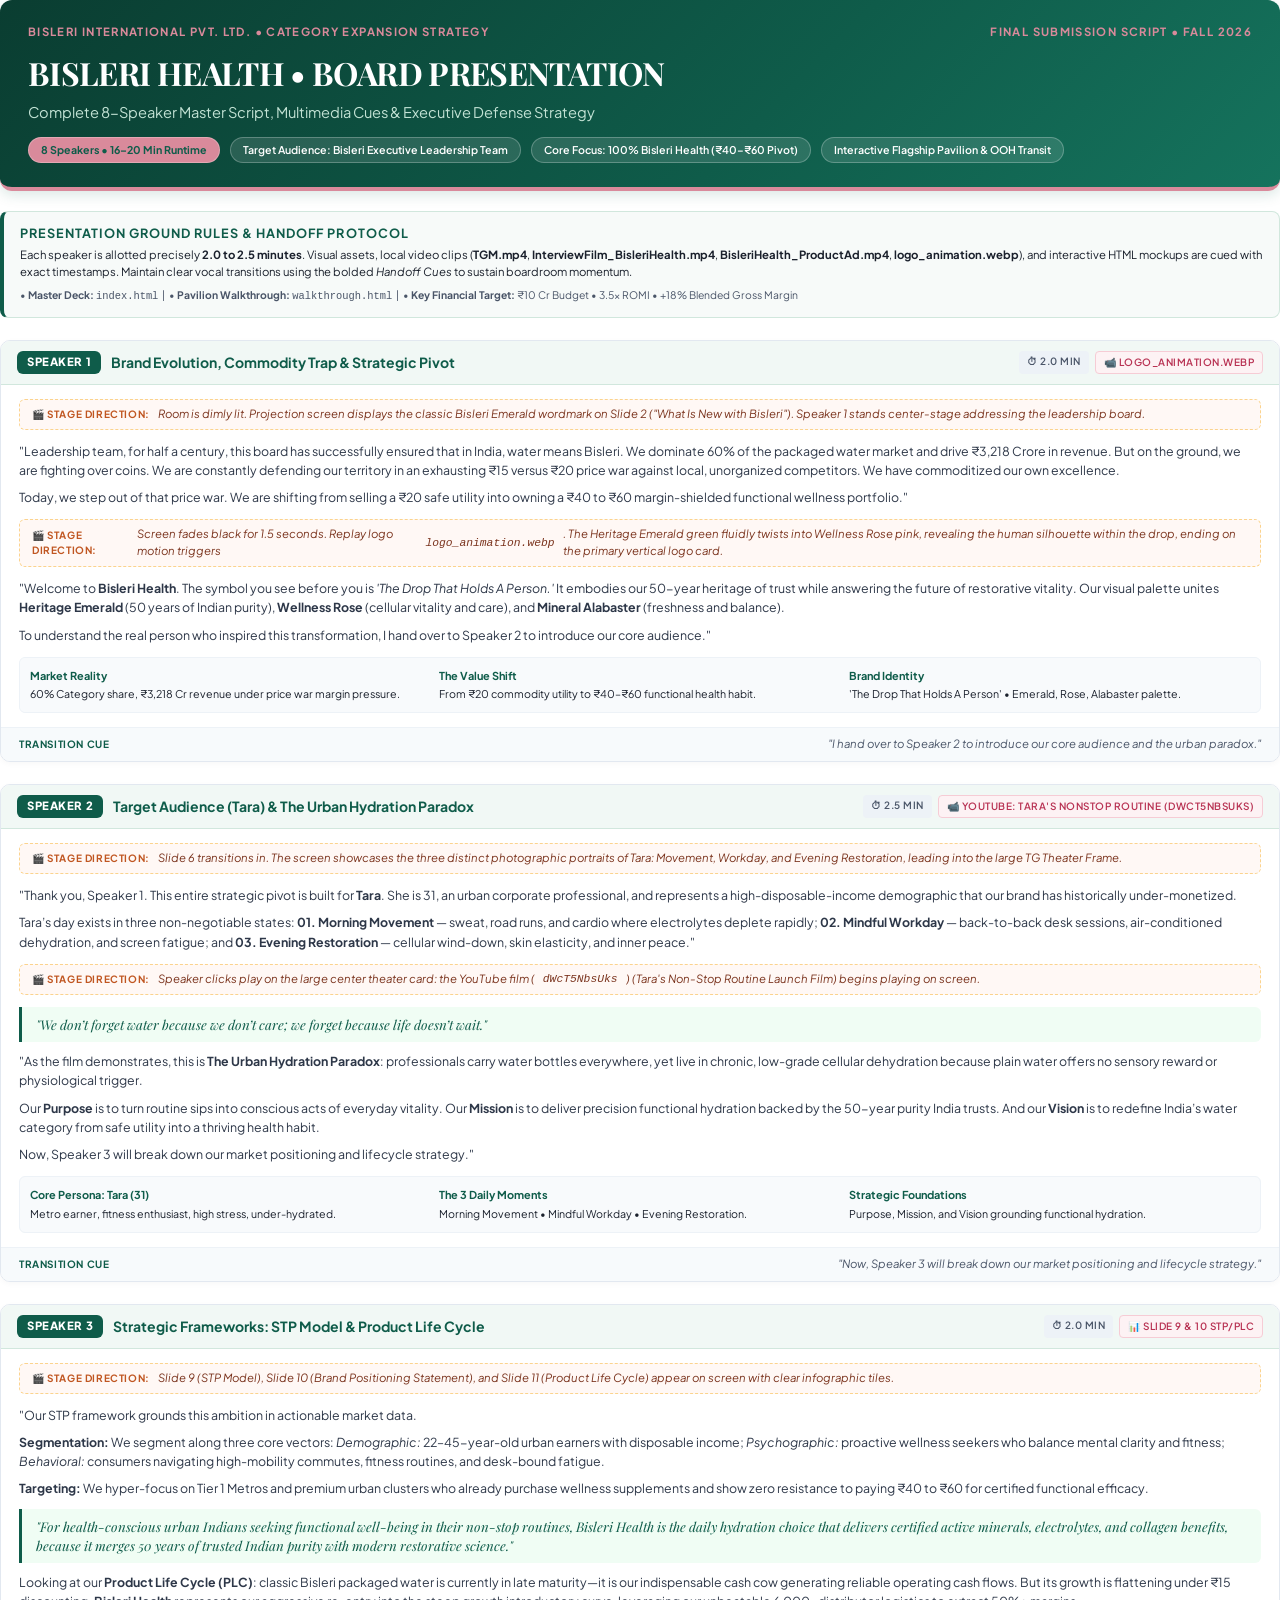
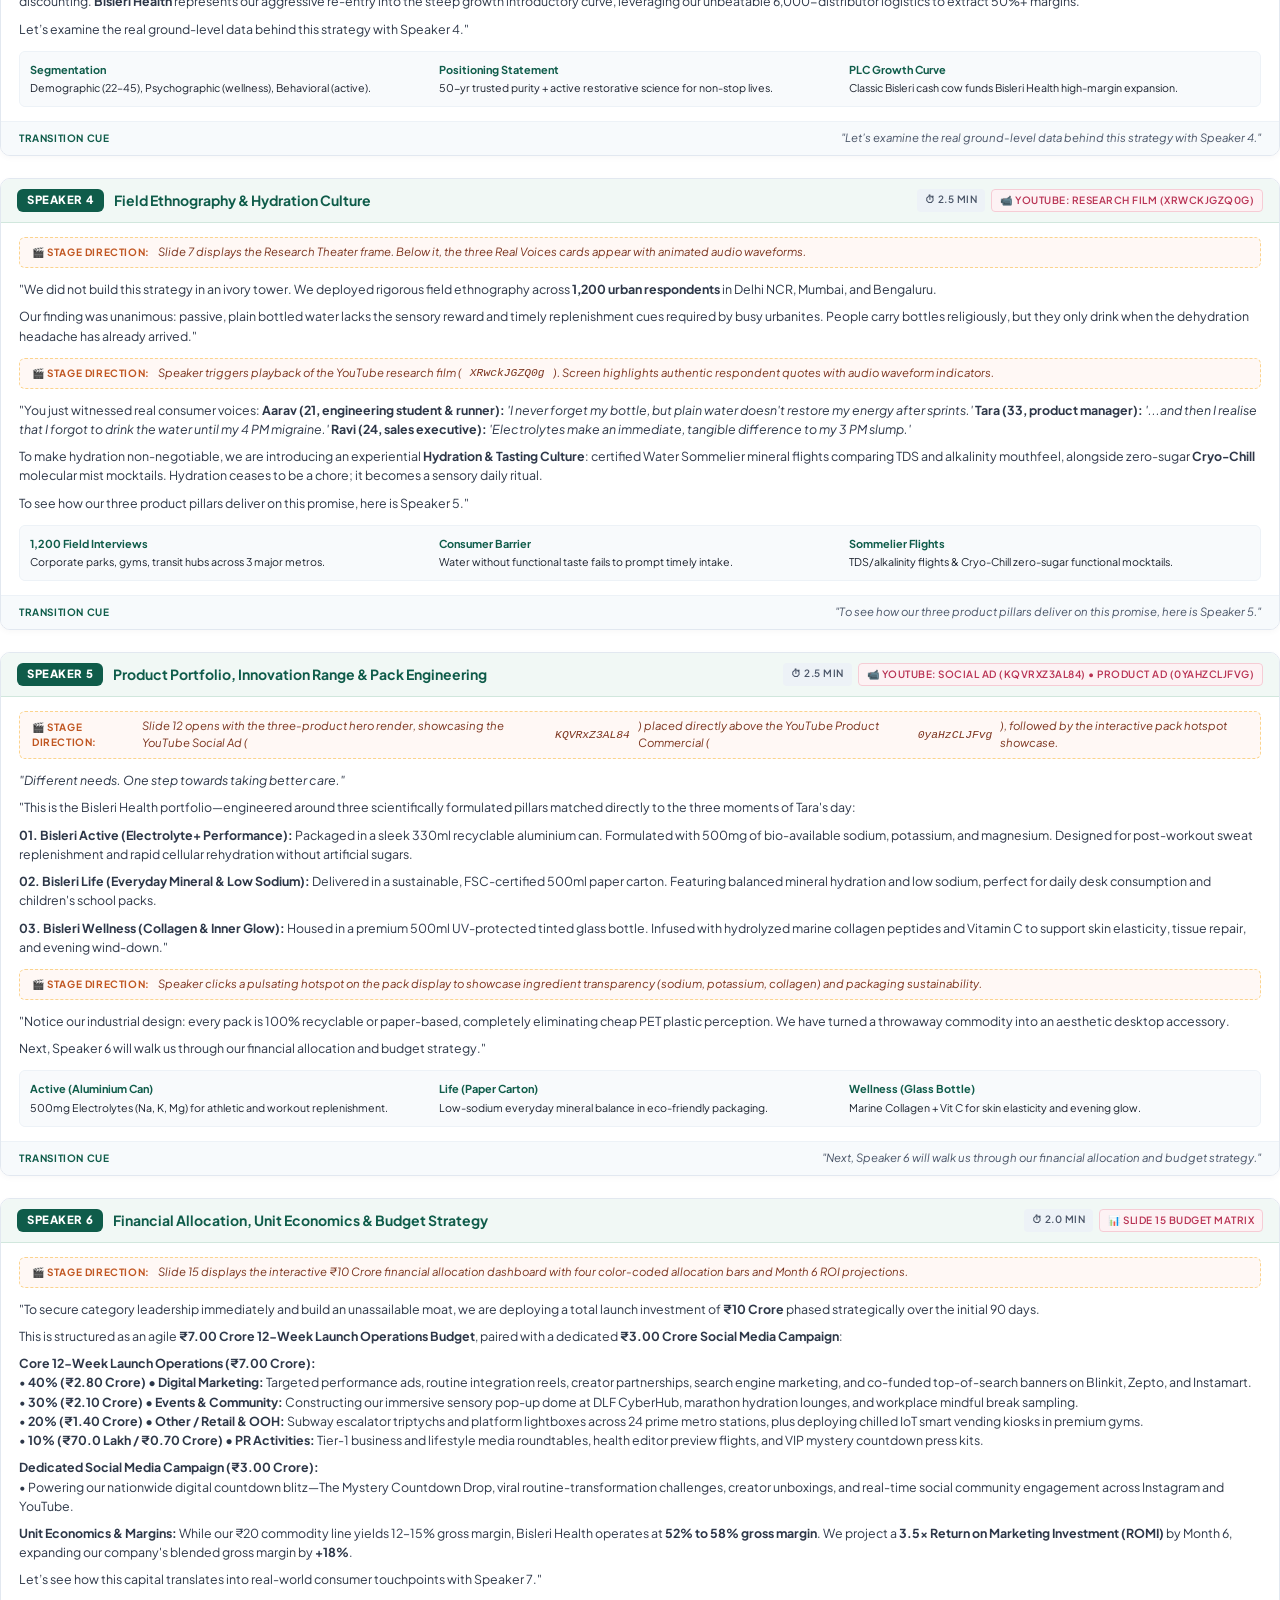
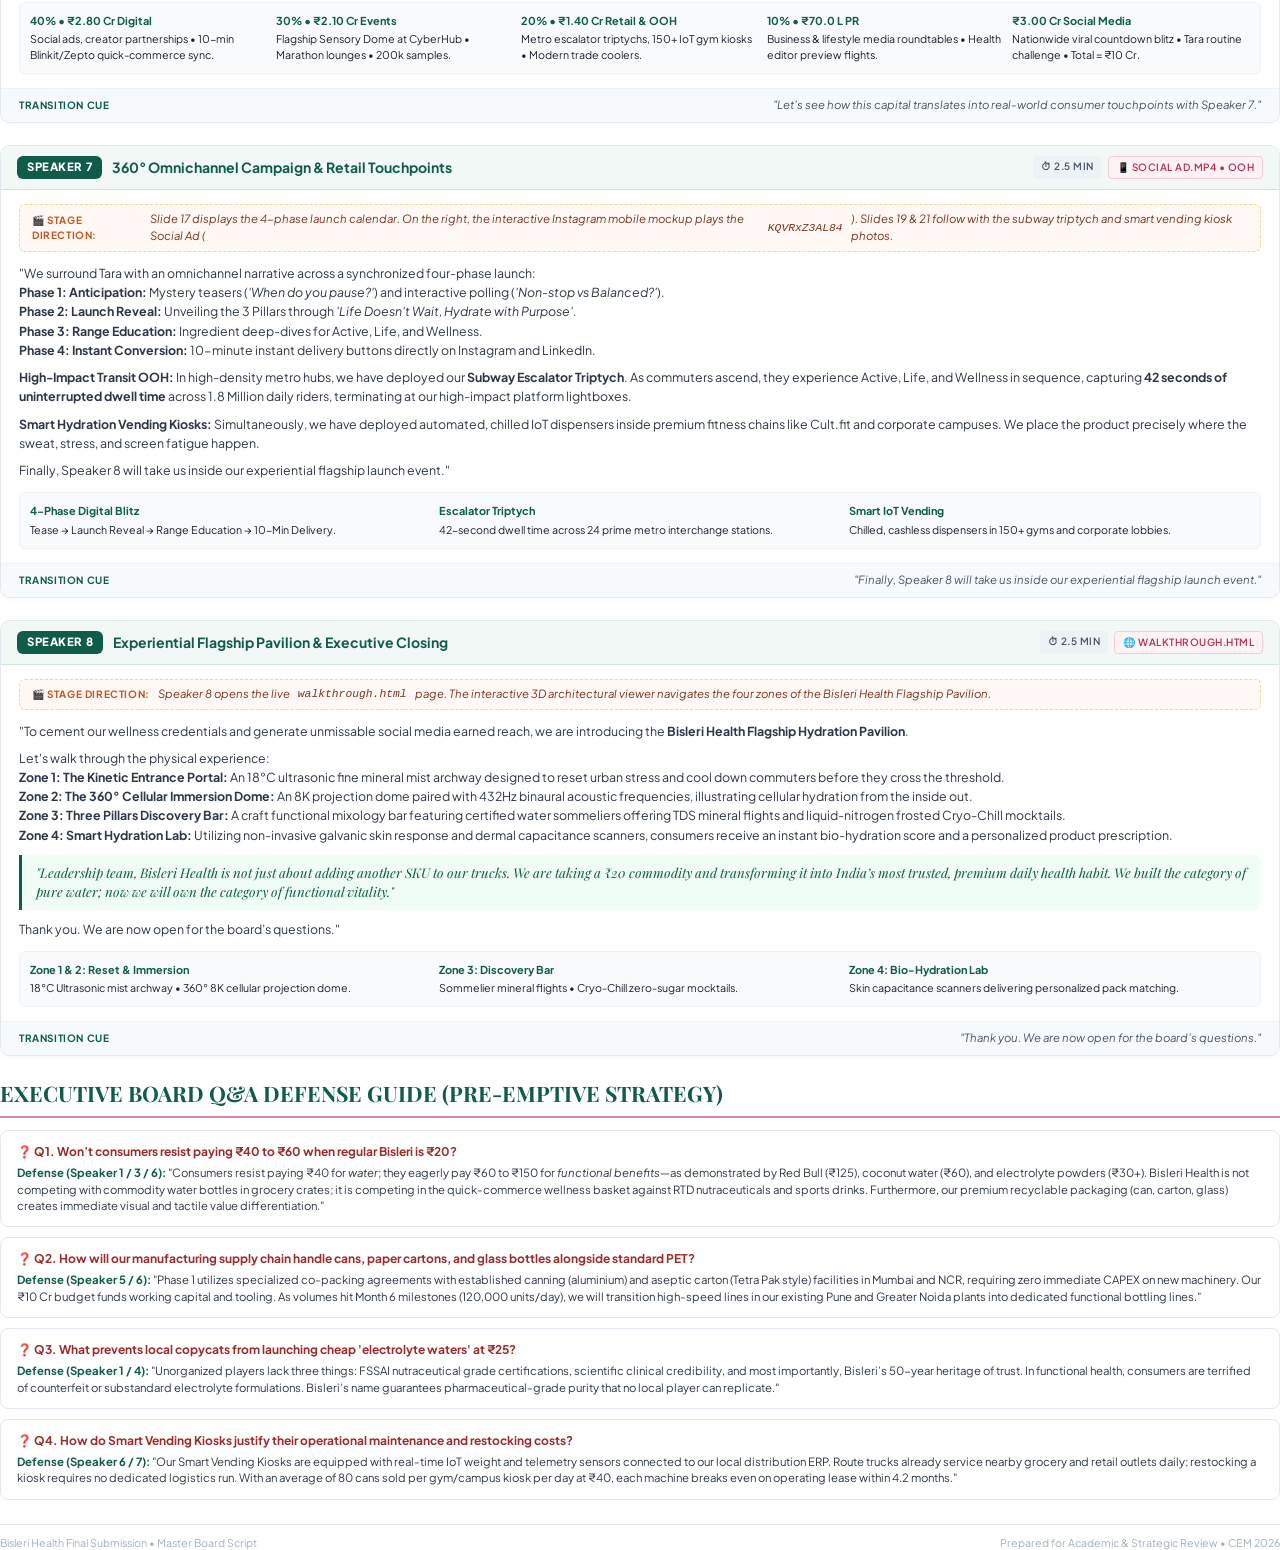
<file: script_presentation_formatted.html>
<!DOCTYPE html>
<html lang="en">
<head>
<meta charset="UTF-8">
<title>Bisleri Health - Executive Board Presentation Script</title>
<style>
  @import url('https://fonts.googleapis.com/css2?family=Plus+Jakarta+Sans:wght@300;400;500;600;700;800&family=Playfair+Display:ital,wght@0,600;0,700;1,400;1,600&family=JetBrains+Mono:wght@400;500&display=swap');

  @page {
    size: A4;
    margin: 14mm 16mm 14mm 16mm;
    @bottom-right {
      content: "Page " counter(page) " of " counter(pages);
      font-family: 'Plus Jakarta Sans', sans-serif;
      font-size: 8pt;
      color: #718096;
    }
  }

  * {
    box-sizing: border-box;
    -webkit-print-color-adjust: exact !important;
    print-color-adjust: exact !important;
  }

  body {
    font-family: 'Plus Jakarta Sans', -apple-system, BlinkMacSystemFont, 'Segoe UI', Roboto, sans-serif;
    color: #1a202c;
    background: #ffffff;
    line-height: 1.5;
    font-size: 9.5pt;
    margin: 0;
    padding: 0;
  }

  .cover-header {
    background: linear-gradient(135deg, #0a3d31 0%, #0f5c4a 60%, #15735d 100%);
    color: #ffffff;
    padding: 24px 28px;
    border-radius: 12px;
    margin-bottom: 20px;
    border-bottom: 4px solid #d98a9b;
    box-shadow: 0 4px 14px rgba(15, 92, 74, 0.15);
  }

  .cover-top-tag {
    display: flex;
    justify-content: space-between;
    align-items: center;
    font-size: 8.5pt;
    letter-spacing: 0.12em;
    text-transform: uppercase;
    font-weight: 700;
    color: #d98a9b;
    margin-bottom: 8px;
  }

  .cover-title {
    font-family: 'Playfair Display', Georgia, serif;
    font-size: 24pt;
    font-weight: 700;
    margin: 0 0 4px 0;
    letter-spacing: -0.02em;
    color: #ffffff;
  }

  .cover-subtitle {
    font-size: 11pt;
    font-weight: 400;
    color: #c2e2d4;
    margin: 0 0 14px 0;
  }

  .meta-pills {
    display: flex;
    gap: 10px;
    flex-wrap: wrap;
  }

  .meta-pill {
    background: rgba(255, 255, 255, 0.12);
    border: 1px solid rgba(255, 255, 255, 0.25);
    padding: 4px 12px;
    border-radius: 99px;
    font-size: 8pt;
    font-weight: 600;
    color: #ffffff;
  }

  .meta-pill.highlight {
    background: #d98a9b;
    color: #0f5c4a;
    font-weight: 700;
  }

  /* Executive Summary Box */
  .exec-summary {
    background: #f7faf9;
    border: 1px solid #d1e7dd;
    border-left: 4px solid #0f5c4a;
    padding: 12px 16px;
    border-radius: 8px;
    margin-bottom: 22px;
    font-size: 8.5pt;
  }

  .exec-summary h4 {
    margin: 0 0 4px 0;
    font-size: 9.5pt;
    color: #0f5c4a;
    text-transform: uppercase;
    letter-spacing: 0.08em;
  }

  /* Speaker Block */
  .speaker-section {
    margin-bottom: 22px;
    page-break-inside: avoid;
    border: 1px solid #e2e8f0;
    border-radius: 10px;
    overflow: hidden;
    background: #ffffff;
    box-shadow: 0 2px 6px rgba(0, 0, 0, 0.03);
  }

  .speaker-header {
    background: #f1f8f5;
    border-bottom: 1px solid #d1e7dd;
    padding: 10px 16px;
    display: flex;
    justify-content: space-between;
    align-items: center;
  }

  .speaker-identity {
    display: flex;
    align-items: center;
    gap: 10px;
  }

  .speaker-num {
    background: #0f5c4a;
    color: #ffffff;
    font-weight: 800;
    font-size: 8.5pt;
    padding: 3px 10px;
    border-radius: 6px;
    letter-spacing: 0.05em;
  }

  .speaker-role {
    font-size: 10.5pt;
    font-weight: 700;
    color: #0f5c4a;
    margin: 0;
  }

  .speaker-meta-tags {
    display: flex;
    gap: 6px;
  }

  .badge-tag {
    font-size: 7.5pt;
    font-weight: 600;
    padding: 3px 8px;
    border-radius: 4px;
    text-transform: uppercase;
    letter-spacing: 0.05em;
  }

  .badge-time {
    background: #edf2f7;
    color: #4a5568;
  }

  .badge-media {
    background: #fdf2f4;
    color: #b83253;
    border: 1px solid #f6ccd5;
  }

  .speaker-body {
    padding: 14px 18px;
  }

  .stage-direction {
    background: #fff8f5;
    border: 1px dashed #fbd38d;
    color: #7b341e;
    padding: 6px 12px;
    border-radius: 6px;
    font-size: 8.5pt;
    font-style: italic;
    margin-bottom: 12px;
    display: flex;
    align-items: center;
    gap: 8px;
  }

  .stage-direction::before {
    content: "🎬 STAGE DIRECTION:";
    font-weight: 700;
    font-style: normal;
    font-size: 7.5pt;
    color: #c05621;
    letter-spacing: 0.06em;
  }

  .speech-text {
    font-size: 9.3pt;
    color: #2d3748;
    line-height: 1.55;
    margin-bottom: 12px;
  }

  .speech-text p {
    margin: 0 0 8px 0;
  }

  .speech-text p:last-child {
    margin-bottom: 0;
  }

  .quote-highlight {
    font-family: 'Playfair Display', Georgia, serif;
    font-size: 10pt;
    font-style: italic;
    color: #0f5c4a;
    background: #f0fdf4;
    padding: 8px 14px;
    border-left: 3px solid #0f5c4a;
    border-radius: 0 6px 6px 0;
    margin: 10px 0;
    line-height: 1.45;
  }

  .key-deliverables-grid {
    display: grid;
    grid-template-columns: repeat(auto-fit, minmax(160px, 1fr));
    gap: 8px;
    margin-top: 10px;
    background: #f8fafc;
    padding: 10px;
    border-radius: 6px;
    border: 1px solid #edf2f7;
  }

  .kd-item {
    font-size: 8pt;
  }

  .kd-item strong {
    color: #0f5c4a;
    display: block;
    font-size: 8.2pt;
    margin-bottom: 2px;
  }

  .handoff-box {
    background: #f7fafc;
    border-top: 1px solid #edf2f7;
    padding: 8px 18px;
    font-size: 8.5pt;
    font-style: italic;
    color: #4a5568;
    display: flex;
    justify-content: space-between;
    align-items: center;
  }

  .handoff-box strong {
    color: #0f5c4a;
    font-style: normal;
    font-size: 7.5pt;
    letter-spacing: 0.06em;
    text-transform: uppercase;
  }

  /* Q&A Defense Section */
  .qa-card {
    background: #ffffff;
    border: 1px solid #e2e8f0;
    border-radius: 8px;
    padding: 12px 16px;
    margin-bottom: 10px;
    page-break-inside: avoid;
  }

  .qa-q {
    font-weight: 700;
    color: #9b2c2c;
    font-size: 9pt;
    margin-bottom: 4px;
    display: flex;
    align-items: center;
    gap: 6px;
  }

  .qa-a {
    color: #2d3748;
    font-size: 8.5pt;
    line-height: 1.45;
  }

  .qa-a strong {
    color: #0f5c4a;
  }

  .page-break {
    page-break-before: always;
  }

  .footer-bar {
    border-top: 1px solid #e2e8f0;
    margin-top: 24px;
    padding-top: 10px;
    display: flex;
    justify-content: space-between;
    font-size: 8pt;
    color: #a0aec0;
  }
</style>
</head>
<body>

  <!-- Cover Header -->
  <div class="cover-header">
    <div class="cover-top-tag">
      <span>Bisleri International Pvt. Ltd. &bull; Category Expansion Strategy</span>
      <span>Final Submission Script &bull; Fall 2026</span>
    </div>
    <h1 class="cover-title">BISLERI HEALTH &bull; BOARD PRESENTATION</h1>
    <div class="cover-subtitle">Complete 8-Speaker Master Script, Multimedia Cues &amp; Executive Defense Strategy</div>
    <div class="meta-pills">
      <span class="meta-pill highlight">8 Speakers &bull; 16–20 Min Runtime</span>
      <span class="meta-pill">Target Audience: Bisleri Executive Leadership Team</span>
      <span class="meta-pill">Core Focus: 100% Bisleri Health (₹40–₹60 Pivot)</span>
      <span class="meta-pill">Interactive Flagship Pavilion &amp; OOH Transit</span>
    </div>
  </div>

  <!-- Executive Ground Rules -->
  <div class="exec-summary">
    <h4>Presentation Ground Rules &amp; Handoff Protocol</h4>
    <p style="margin: 0 0 6px 0;">
      Each speaker is allotted precisely <strong>2.0 to 2.5 minutes</strong>. Visual assets, local video clips (<strong>TGM.mp4</strong>, <strong>InterviewFilm_BisleriHealth.mp4</strong>, <strong>BisleriHealth_ProductAd.mp4</strong>, <strong>logo_animation.webp</strong>), and interactive HTML mockups are cued with exact timestamps. Maintain clear vocal transitions using the bolded <em>Handoff Cues</em> to sustain boardroom momentum.
    </p>
    <div style="font-size: 7.8pt; color: #4a5568;">
      &bull; <strong>Master Deck:</strong> <code>index.html</code> &nbsp;|&nbsp;
      &bull; <strong>Pavilion Walkthrough:</strong> <code>walkthrough.html</code> &nbsp;|&nbsp;
      &bull; <strong>Key Financial Target:</strong> ₹10 Cr Budget &bull; 3.5x ROMI &bull; +18% Blended Gross Margin
    </div>
  </div>

  <!-- ==================== SPEAKER 1 ==================== -->
  <div class="speaker-section">
    <div class="speaker-header">
      <div class="speaker-identity">
        <span class="speaker-num">SPEAKER 1</span>
        <h3 class="speaker-role">Brand Evolution, Commodity Trap &amp; Strategic Pivot</h3>
      </div>
      <div class="speaker-meta-tags">
        <span class="badge-tag badge-time">⏱ 2.0 MIN</span>
        <span class="badge-tag badge-media">📹 logo_animation.webp</span>
      </div>
    </div>
    <div class="speaker-body">
      <div class="stage-direction">
        Room is dimly lit. Projection screen displays the classic Bisleri Emerald wordmark on Slide 2 ("What Is New with Bisleri"). Speaker 1 stands center-stage addressing the leadership board.
      </div>
      <div class="speech-text">
        <p>
          "Leadership team, for half a century, this board has successfully ensured that in India, water means Bisleri. We dominate 60% of the packaged water market and drive ₹3,218 Crore in revenue. But on the ground, we are fighting over coins. We are constantly defending our territory in an exhausting ₹15 versus ₹20 price war against local, unorganized competitors. We have commoditized our own excellence.
        </p>
        <p>
          Today, we step out of that price war. We are shifting from selling a ₹20 safe utility into owning a ₹40 to ₹60 margin-shielded functional wellness portfolio."
        </p>
      </div>
      <div class="stage-direction">
        Screen fades black for 1.5 seconds. Replay logo motion triggers <code>logo_animation.webp</code>. The Heritage Emerald green fluidly twists into Wellness Rose pink, revealing the human silhouette within the drop, ending on the primary vertical logo card.
      </div>
      <div class="speech-text">
        <p>
          "Welcome to <strong>Bisleri Health</strong>. The symbol you see before you is <em>'The Drop That Holds A Person.'</em> It embodies our 50-year heritage of trust while answering the future of restorative vitality. Our visual palette unites <strong>Heritage Emerald</strong> (50 years of Indian purity), <strong>Wellness Rose</strong> (cellular vitality and care), and <strong>Mineral Alabaster</strong> (freshness and balance).
        </p>
        <p>
          To understand the real person who inspired this transformation, I hand over to Speaker 2 to introduce our core audience."
        </p>
      </div>
      <div class="key-deliverables-grid">
        <div class="kd-item"><strong>Market Reality</strong>60% Category share, ₹3,218 Cr revenue under price war margin pressure.</div>
        <div class="kd-item"><strong>The Value Shift</strong>From ₹20 commodity utility to ₹40–₹60 functional health habit.</div>
        <div class="kd-item"><strong>Brand Identity</strong>'The Drop That Holds A Person' &bull; Emerald, Rose, Alabaster palette.</div>
      </div>
    </div>
    <div class="handoff-box">
      <strong>Transition Cue</strong>
      <span>"I hand over to Speaker 2 to introduce our core audience and the urban paradox."</span>
    </div>
  </div>

  <!-- ==================== SPEAKER 2 ==================== -->
  <div class="speaker-section">
    <div class="speaker-header">
      <div class="speaker-identity">
        <span class="speaker-num">SPEAKER 2</span>
        <h3 class="speaker-role">Target Audience (Tara) &amp; The Urban Hydration Paradox</h3>
      </div>
      <div class="speaker-meta-tags">
        <span class="badge-tag badge-time">⏱ 2.5 MIN</span>
        <span class="badge-tag badge-media">📹 YouTube: Tara's Nonstop Routine (dWcT5NbsUks)</span>
      </div>
    </div>
    <div class="speaker-body">
      <div class="stage-direction">
        Slide 6 transitions in. The screen showcases the three distinct photographic portraits of Tara: Movement, Workday, and Evening Restoration, leading into the large TG Theater Frame.
      </div>
      <div class="speech-text">
        <p>
          "Thank you, Speaker 1. This entire strategic pivot is built for <strong>Tara</strong>. She is 31, an urban corporate professional, and represents a high-disposable-income demographic that our brand has historically under-monetized.
        </p>
        <p>
          Tara’s day exists in three non-negotiable states:
          <strong>01. Morning Movement</strong> — sweat, road runs, and cardio where electrolytes deplete rapidly;
          <strong>02. Mindful Workday</strong> — back-to-back desk sessions, air-conditioned dehydration, and screen fatigue; and
          <strong>03. Evening Restoration</strong> — cellular wind-down, skin elasticity, and inner peace."
        </p>
      </div>
      <div class="stage-direction">
        Speaker clicks play on the large center theater card: the YouTube film (<code>dWcT5NbsUks</code>) (Tara's Non-Stop Routine Launch Film) begins playing on screen.
      </div>
      <div class="speech-text">
        <div class="quote-highlight">
          "We don’t forget water because we don’t care; we forget because life doesn’t wait."
        </div>
        <p>
          "As the film demonstrates, this is <strong>The Urban Hydration Paradox</strong>: professionals carry water bottles everywhere, yet live in chronic, low-grade cellular dehydration because plain water offers no sensory reward or physiological trigger.
        </p>
        <p>
          Our <strong>Purpose</strong> is to turn routine sips into conscious acts of everyday vitality. Our <strong>Mission</strong> is to deliver precision functional hydration backed by the 50-year purity India trusts. And our <strong>Vision</strong> is to redefine India’s water category from safe utility into a thriving health habit.
        </p>
        <p>
          Now, Speaker 3 will break down our market positioning and lifecycle strategy."
        </p>
      </div>
      <div class="key-deliverables-grid">
        <div class="kd-item"><strong>Core Persona: Tara (31)</strong>Metro earner, fitness enthusiast, high stress, under-hydrated.</div>
        <div class="kd-item"><strong>The 3 Daily Moments</strong>Morning Movement &bull; Mindful Workday &bull; Evening Restoration.</div>
        <div class="kd-item"><strong>Strategic Foundations</strong>Purpose, Mission, and Vision grounding functional hydration.</div>
      </div>
    </div>
    <div class="handoff-box">
      <strong>Transition Cue</strong>
      <span>"Now, Speaker 3 will break down our market positioning and lifecycle strategy."</span>
    </div>
  </div>

  <div class="page-break"></div>

  <!-- ==================== SPEAKER 3 ==================== -->
  <div class="speaker-section">
    <div class="speaker-header">
      <div class="speaker-identity">
        <span class="speaker-num">SPEAKER 3</span>
        <h3 class="speaker-role">Strategic Frameworks: STP Model &amp; Product Life Cycle</h3>
      </div>
      <div class="speaker-meta-tags">
        <span class="badge-tag badge-time">⏱ 2.0 MIN</span>
        <span class="badge-tag badge-media">📊 Slide 9 &amp; 10 STP/PLC</span>
      </div>
    </div>
    <div class="speaker-body">
      <div class="stage-direction">
        Slide 9 (STP Model), Slide 10 (Brand Positioning Statement), and Slide 11 (Product Life Cycle) appear on screen with clear infographic tiles.
      </div>
      <div class="speech-text">
        <p>
          "Our STP framework grounds this ambition in actionable market data.
        </p>
        <p>
          <strong>Segmentation:</strong> We segment along three core vectors:
          <em>Demographic:</em> 22–45-year-old urban earners with disposable income;
          <em>Psychographic:</em> proactive wellness seekers who balance mental clarity and fitness;
          <em>Behavioral:</em> consumers navigating high-mobility commutes, fitness routines, and desk-bound fatigue.
        </p>
        <p>
          <strong>Targeting:</strong> We hyper-focus on Tier 1 Metros and premium urban clusters who already purchase wellness supplements and show zero resistance to paying ₹40 to ₹60 for certified functional efficacy.
        </p>
        <div class="quote-highlight">
          "For health-conscious urban Indians seeking functional well-being in their non-stop routines, Bisleri Health is the daily hydration choice that delivers certified active minerals, electrolytes, and collagen benefits, because it merges 50 years of trusted Indian purity with modern restorative science."
        </div>
        <p>
          Looking at our <strong>Product Life Cycle (PLC)</strong>: classic Bisleri packaged water is currently in late maturity—it is our indispensable cash cow generating reliable operating cash flows. But its growth is flattening under ₹15 discounting. <strong>Bisleri Health</strong> represents our aggressive re-entry into the steep growth introductory curve, leveraging our unbeatable 6,000-distributor logistics to extract 50%+ margins.
        </p>
        <p>
          Let’s examine the real ground-level data behind this strategy with Speaker 4."
        </p>
      </div>
      <div class="key-deliverables-grid">
        <div class="kd-item"><strong>Segmentation</strong>Demographic (22–45), Psychographic (wellness), Behavioral (active).</div>
        <div class="kd-item"><strong>Positioning Statement</strong>50-yr trusted purity + active restorative science for non-stop lives.</div>
        <div class="kd-item"><strong>PLC Growth Curve</strong>Classic Bisleri cash cow funds Bisleri Health high-margin expansion.</div>
      </div>
    </div>
    <div class="handoff-box">
      <strong>Transition Cue</strong>
      <span>"Let’s examine the real ground-level data behind this strategy with Speaker 4."</span>
    </div>
  </div>

  <!-- ==================== SPEAKER 4 ==================== -->
  <div class="speaker-section">
    <div class="speaker-header">
      <div class="speaker-identity">
        <span class="speaker-num">SPEAKER 4</span>
        <h3 class="speaker-role">Field Ethnography &amp; Hydration Culture</h3>
      </div>
      <div class="speaker-meta-tags">
        <span class="badge-tag badge-time">⏱ 2.5 MIN</span>
        <span class="badge-tag badge-media">📹 YouTube: Research Film (XRwckJGZQ0g)</span>
      </div>
    </div>
    <div class="speaker-body">
      <div class="stage-direction">
        Slide 7 displays the Research Theater frame. Below it, the three Real Voices cards appear with animated audio waveforms.
      </div>
      <div class="speech-text">
        <p>
          "We did not build this strategy in an ivory tower. We deployed rigorous field ethnography across <strong>1,200 urban respondents</strong> in Delhi NCR, Mumbai, and Bengaluru.
        </p>
        <p>
          Our finding was unanimous: passive, plain bottled water lacks the sensory reward and timely replenishment cues required by busy urbanites. People carry bottles religiously, but they only drink when the dehydration headache has already arrived."
        </p>
      </div>
      <div class="stage-direction">
        Speaker triggers playback of the YouTube research film (<code>XRwckJGZQ0g</code>). Screen highlights authentic respondent quotes with audio waveform indicators.
      </div>
      <div class="speech-text">
        <p>
          "You just witnessed real consumer voices:
          <strong>Aarav (21, engineering student &amp; runner):</strong> <em>'I never forget my bottle, but plain water doesn't restore my energy after sprints.'</em>
          <strong>Tara (33, product manager):</strong> <em>'...and then I realise that I forgot to drink the water until my 4 PM migraine.'</em>
          <strong>Ravi (24, sales executive):</strong> <em>'Electrolytes make an immediate, tangible difference to my 3 PM slump.'</em>
        </p>
        <p>
          To make hydration non-negotiable, we are introducing an experiential <strong>Hydration &amp; Tasting Culture</strong>: certified Water Sommelier mineral flights comparing TDS and alkalinity mouthfeel, alongside zero-sugar <strong>Cryo-Chill</strong> molecular mist mocktails. Hydration ceases to be a chore; it becomes a sensory daily ritual.
        </p>
        <p>
          To see how our three product pillars deliver on this promise, here is Speaker 5."
        </p>
      </div>
      <div class="key-deliverables-grid">
        <div class="kd-item"><strong>1,200 Field Interviews</strong>Corporate parks, gyms, transit hubs across 3 major metros.</div>
        <div class="kd-item"><strong>Consumer Barrier</strong>Water without functional taste fails to prompt timely intake.</div>
        <div class="kd-item"><strong>Sommelier Flights</strong>TDS/alkalinity flights &amp; Cryo-Chill zero-sugar functional mocktails.</div>
      </div>
    </div>
    <div class="handoff-box">
      <strong>Transition Cue</strong>
      <span>"To see how our three product pillars deliver on this promise, here is Speaker 5."</span>
    </div>
  </div>

  <div class="page-break"></div>

  <!-- ==================== SPEAKER 5 ==================== -->
  <div class="speaker-section">
    <div class="speaker-header">
      <div class="speaker-identity">
        <span class="speaker-num">SPEAKER 5</span>
        <h3 class="speaker-role">Product Portfolio, Innovation Range &amp; Pack Engineering</h3>
      </div>
      <div class="speaker-meta-tags">
        <span class="badge-tag badge-time">⏱ 2.5 MIN</span>
        <span class="badge-tag badge-media">📹 YouTube: Social Ad (KQVRxZ3AL84) &bull; Product Ad (0yaHzCLJFvg)</span>
      </div>
    </div>
    <div class="speaker-body">
      <div class="stage-direction">
        Slide 12 opens with the three-product hero render, showcasing the YouTube Social Ad (<code>KQVRxZ3AL84</code>) placed directly above the YouTube Product Commercial (<code>0yaHzCLJFvg</code>), followed by the interactive pack hotspot showcase.
      </div>
      <div class="speech-text">
        <p>
          <em>"Different needs. One step towards taking better care."</em>
        </p>
        <p>
          "This is the Bisleri Health portfolio—engineered around three scientifically formulated pillars matched directly to the three moments of Tara's day:
        </p>
        <p>
          <strong>01. Bisleri Active (Electrolyte+ Performance):</strong> Packaged in a sleek 330ml recyclable aluminium can. Formulated with 500mg of bio-available sodium, potassium, and magnesium. Designed for post-workout sweat replenishment and rapid cellular rehydration without artificial sugars.
        </p>
        <p>
          <strong>02. Bisleri Life (Everyday Mineral &amp; Low Sodium):</strong> Delivered in a sustainable, FSC-certified 500ml paper carton. Featuring balanced mineral hydration and low sodium, perfect for daily desk consumption and children's school packs.
        </p>
        <p>
          <strong>03. Bisleri Wellness (Collagen &amp; Inner Glow):</strong> Housed in a premium 500ml UV-protected tinted glass bottle. Infused with hydrolyzed marine collagen peptides and Vitamin C to support skin elasticity, tissue repair, and evening wind-down."
        </p>
      </div>
      <div class="stage-direction">
        Speaker clicks a pulsating hotspot on the pack display to showcase ingredient transparency (sodium, potassium, collagen) and packaging sustainability.
      </div>
      <div class="speech-text">
        <p>
          "Notice our industrial design: every pack is 100% recyclable or paper-based, completely eliminating cheap PET plastic perception. We have turned a throwaway commodity into an aesthetic desktop accessory.
        </p>
        <p>
          Next, Speaker 6 will walk us through our financial allocation and budget strategy."
        </p>
      </div>
      <div class="key-deliverables-grid">
        <div class="kd-item"><strong>Active (Aluminium Can)</strong>500mg Electrolytes (Na, K, Mg) for athletic and workout replenishment.</div>
        <div class="kd-item"><strong>Life (Paper Carton)</strong>Low-sodium everyday mineral balance in eco-friendly packaging.</div>
        <div class="kd-item"><strong>Wellness (Glass Bottle)</strong>Marine Collagen + Vit C for skin elasticity and evening glow.</div>
      </div>
    </div>
    <div class="handoff-box">
      <strong>Transition Cue</strong>
      <span>"Next, Speaker 6 will walk us through our financial allocation and budget strategy."</span>
    </div>
  </div>

  <!-- ==================== SPEAKER 6 ==================== -->
  <div class="speaker-section">
    <div class="speaker-header">
      <div class="speaker-identity">
        <span class="speaker-num">SPEAKER 6</span>
        <h3 class="speaker-role">Financial Allocation, Unit Economics &amp; Budget Strategy</h3>
      </div>
      <div class="speaker-meta-tags">
        <span class="badge-tag badge-time">⏱ 2.0 MIN</span>
        <span class="badge-tag badge-media">📊 Slide 15 Budget Matrix</span>
      </div>
    </div>
    <div class="speaker-body">
      <div class="stage-direction">
        Slide 15 displays the interactive ₹10 Crore financial allocation dashboard with four color-coded allocation bars and Month 6 ROI projections.
      </div>
      <div class="speech-text">
        <p>
          "To secure category leadership immediately and build an unassailable moat, we are deploying a total launch investment of <strong>₹10 Crore</strong> phased strategically over the initial 90 days.
        </p>
        <p>
          This is structured as an agile <strong>₹7.00 Crore 12-Week Launch Operations Budget</strong>, paired with a dedicated <strong>₹3.00 Crore Social Media Campaign</strong>:
        </p>
        <p>
          <strong>Core 12-Week Launch Operations (₹7.00 Crore):</strong>
          <br>&bull; <strong>40% (₹2.80 Crore) &bull; Digital Marketing:</strong> Targeted performance ads, routine integration reels, creator partnerships, search engine marketing, and co-funded top-of-search banners on Blinkit, Zepto, and Instamart.
          <br>&bull; <strong>30% (₹2.10 Crore) &bull; Events &amp; Community:</strong> Constructing our immersive sensory pop-up dome at DLF CyberHub, marathon hydration lounges, and workplace mindful break sampling.
          <br>&bull; <strong>20% (₹1.40 Crore) &bull; Other / Retail &amp; OOH:</strong> Subway escalator triptychs and platform lightboxes across 24 prime metro stations, plus deploying chilled IoT smart vending kiosks in premium gyms.
          <br>&bull; <strong>10% (₹70.0 Lakh / ₹0.70 Crore) &bull; PR Activities:</strong> Tier-1 business and lifestyle media roundtables, health editor preview flights, and VIP mystery countdown press kits.
        </p>
        <p>
          <strong>Dedicated Social Media Campaign (₹3.00 Crore):</strong>
          <br>&bull; Powering our nationwide digital countdown blitz—The Mystery Countdown Drop, viral routine-transformation challenges, creator unboxings, and real-time social community engagement across Instagram and YouTube.
        </p>
        <p>
          <strong>Unit Economics &amp; Margins:</strong> While our ₹20 commodity line yields 12–15% gross margin, Bisleri Health operates at <strong>52% to 58% gross margin</strong>. We project a <strong>3.5x Return on Marketing Investment (ROMI)</strong> by Month 6, expanding our company's blended gross margin by <strong>+18%</strong>.
        </p>
        <p>
          Let’s see how this capital translates into real-world consumer touchpoints with Speaker 7."
        </p>
      </div>
      <div class="key-deliverables-grid">
        <div class="kd-item"><strong>40% &bull; ₹2.80 Cr Digital</strong>Social ads, creator partnerships &bull; 10-min Blinkit/Zepto quick-commerce sync.</div>
        <div class="kd-item"><strong>30% &bull; ₹2.10 Cr Events</strong>Flagship Sensory Dome at CyberHub &bull; Marathon lounges &bull; 200k samples.</div>
        <div class="kd-item"><strong>20% &bull; ₹1.40 Cr Retail &amp; OOH</strong>Metro escalator triptychs, 150+ IoT gym kiosks &bull; Modern trade coolers.</div>
        <div class="kd-item"><strong>10% &bull; ₹70.0 L PR</strong>Business &amp; lifestyle media roundtables &bull; Health editor preview flights.</div>
        <div class="kd-item"><strong>₹3.00 Cr Social Media</strong>Nationwide viral countdown blitz &bull; Tara routine challenge &bull; Total = ₹10 Cr.</div>
      </div>
    </div>
    <div class="handoff-box">
      <strong>Transition Cue</strong>
      <span>"Let’s see how this capital translates into real-world consumer touchpoints with Speaker 7."</span>
    </div>
  </div>

  <div class="page-break"></div>

  <!-- ==================== SPEAKER 7 ==================== -->
  <div class="speaker-section">
    <div class="speaker-header">
      <div class="speaker-identity">
        <span class="speaker-num">SPEAKER 7</span>
        <h3 class="speaker-role">360° Omnichannel Campaign &amp; Retail Touchpoints</h3>
      </div>
      <div class="speaker-meta-tags">
        <span class="badge-tag badge-time">⏱ 2.5 MIN</span>
        <span class="badge-tag badge-media">📱 Social ad.mp4 &bull; OOH</span>
      </div>
    </div>
    <div class="speaker-body">
      <div class="stage-direction">
        Slide 17 displays the 4-phase launch calendar. On the right, the interactive Instagram mobile mockup plays the Social Ad (<code>KQVRxZ3AL84</code>). Slides 19 &amp; 21 follow with the subway triptych and smart vending kiosk photos.
      </div>
      <div class="speech-text">
        <p>
          "We surround Tara with an omnichannel narrative across a synchronized four-phase launch:
          <br><strong>Phase 1: Anticipation:</strong> Mystery teasers (<em>'When do you pause?'</em>) and interactive polling (<em>'Non-stop vs Balanced?'</em>).
          <br><strong>Phase 2: Launch Reveal:</strong> Unveiling the 3 Pillars through <em>'Life Doesn't Wait, Hydrate with Purpose'</em>.
          <br><strong>Phase 3: Range Education:</strong> Ingredient deep-dives for Active, Life, and Wellness.
          <br><strong>Phase 4: Instant Conversion:</strong> 10-minute instant delivery buttons directly on Instagram and LinkedIn.
        </p>
        <p>
          <strong>High-Impact Transit OOH:</strong> In high-density metro hubs, we have deployed our <strong>Subway Escalator Triptych</strong>. As commuters ascend, they experience Active, Life, and Wellness in sequence, capturing <strong>42 seconds of uninterrupted dwell time</strong> across 1.8 Million daily riders, terminating at our high-impact platform lightboxes.
        </p>
        <p>
          <strong>Smart Hydration Vending Kiosks:</strong> Simultaneously, we have deployed automated, chilled IoT dispensers inside premium fitness chains like Cult.fit and corporate campuses. We place the product precisely where the sweat, stress, and screen fatigue happen.
        </p>
        <p>
          Finally, Speaker 8 will take us inside our experiential flagship launch event."
        </p>
      </div>
      <div class="key-deliverables-grid">
        <div class="kd-item"><strong>4-Phase Digital Blitz</strong>Tease &rarr; Launch Reveal &rarr; Range Education &rarr; 10-Min Delivery.</div>
        <div class="kd-item"><strong>Escalator Triptych</strong>42-second dwell time across 24 prime metro interchange stations.</div>
        <div class="kd-item"><strong>Smart IoT Vending</strong>Chilled, cashless dispensers in 150+ gyms and corporate lobbies.</div>
      </div>
    </div>
    <div class="handoff-box">
      <strong>Transition Cue</strong>
      <span>"Finally, Speaker 8 will take us inside our experiential flagship launch event."</span>
    </div>
  </div>

  <!-- ==================== SPEAKER 8 ==================== -->
  <div class="speaker-section">
    <div class="speaker-header">
      <div class="speaker-identity">
        <span class="speaker-num">SPEAKER 8</span>
        <h3 class="speaker-role">Experiential Flagship Pavilion &amp; Executive Closing</h3>
      </div>
      <div class="speaker-meta-tags">
        <span class="badge-tag badge-time">⏱ 2.5 MIN</span>
        <span class="badge-tag badge-media">🌐 walkthrough.html</span>
      </div>
    </div>
    <div class="speaker-body">
      <div class="stage-direction">
        Speaker 8 opens the live <code>walkthrough.html</code> page. The interactive 3D architectural viewer navigates the four zones of the Bisleri Health Flagship Pavilion.
      </div>
      <div class="speech-text">
        <p>
          "To cement our wellness credentials and generate unmissable social media earned reach, we are introducing the <strong>Bisleri Health Flagship Hydration Pavilion</strong>.
        </p>
        <p>
          Let's walk through the physical experience:
          <br><strong>Zone 1: The Kinetic Entrance Portal:</strong> An 18°C ultrasonic fine mineral mist archway designed to reset urban stress and cool down commuters before they cross the threshold.
          <br><strong>Zone 2: The 360° Cellular Immersion Dome:</strong> An 8K projection dome paired with 432Hz binaural acoustic frequencies, illustrating cellular hydration from the inside out.
          <br><strong>Zone 3: Three Pillars Discovery Bar:</strong> A craft functional mixology bar featuring certified water sommeliers offering TDS mineral flights and liquid-nitrogen frosted Cryo-Chill mocktails.
          <br><strong>Zone 4: Smart Hydration Lab:</strong> Utilizing non-invasive galvanic skin response and dermal capacitance scanners, consumers receive an instant bio-hydration score and a personalized product prescription.
        </p>
        <div class="quote-highlight">
          "Leadership team, Bisleri Health is not just about adding another SKU to our trucks. We are taking a ₹20 commodity and transforming it into India’s most trusted, premium daily health habit. We built the category of pure water; now we will own the category of functional vitality."
        </div>
        <p>
          Thank you. We are now open for the board’s questions."
        </p>
      </div>
      <div class="key-deliverables-grid">
        <div class="kd-item"><strong>Zone 1 &amp; 2: Reset &amp; Immersion</strong>18°C Ultrasonic mist archway &bull; 360° 8K cellular projection dome.</div>
        <div class="kd-item"><strong>Zone 3: Discovery Bar</strong>Sommelier mineral flights &bull; Cryo-Chill zero-sugar mocktails.</div>
        <div class="kd-item"><strong>Zone 4: Bio-Hydration Lab</strong>Skin capacitance scanners delivering personalized pack matching.</div>
      </div>
    </div>
    <div class="handoff-box">
      <strong>Transition Cue</strong>
      <span>"Thank you. We are now open for the board’s questions."</span>
    </div>
  </div>

  <div class="page-break"></div>

  <!-- ==================== EXECUTIVE Q&A DEFENSE ==================== -->
  <div style="margin-top: 10px;">
    <h2 style="font-family: 'Playfair Display', Georgia, serif; color: #0f5c4a; font-size: 16pt; margin-bottom: 12px; border-bottom: 2px solid #d98a9b; padding-bottom: 6px;">
      EXECUTIVE BOARD Q&amp;A DEFENSE GUIDE (PRE-EMPTIVE STRATEGY)
    </h2>

    <div class="qa-card">
      <div class="qa-q">❓ Q1. Won’t consumers resist paying ₹40 to ₹60 when regular Bisleri is ₹20?</div>
      <div class="qa-a">
        <strong>Defense (Speaker 1 / 3 / 6):</strong> "Consumers resist paying ₹40 for <em>water</em>; they eagerly pay ₹60 to ₹150 for <em>functional benefits</em>—as demonstrated by Red Bull (₹125), coconut water (₹60), and electrolyte powders (₹30+). Bisleri Health is not competing with commodity water bottles in grocery crates; it is competing in the quick-commerce wellness basket against RTD nutraceuticals and sports drinks. Furthermore, our premium recyclable packaging (can, carton, glass) creates immediate visual and tactile value differentiation."
      </div>
    </div>

    <div class="qa-card">
      <div class="qa-q">❓ Q2. How will our manufacturing supply chain handle cans, paper cartons, and glass bottles alongside standard PET?</div>
      <div class="qa-a">
        <strong>Defense (Speaker 5 / 6):</strong> "Phase 1 utilizes specialized co-packing agreements with established canning (aluminium) and aseptic carton (Tetra Pak style) facilities in Mumbai and NCR, requiring zero immediate CAPEX on new machinery. Our ₹10 Cr budget funds working capital and tooling. As volumes hit Month 6 milestones (120,000 units/day), we will transition high-speed lines in our existing Pune and Greater Noida plants into dedicated functional bottling lines."
      </div>
    </div>

    <div class="qa-card">
      <div class="qa-q">❓ Q3. What prevents local copycats from launching cheap 'electrolyte waters' at ₹25?</div>
      <div class="qa-a">
        <strong>Defense (Speaker 1 / 4):</strong> "Unorganized players lack three things: FSSAI nutraceutical grade certifications, scientific clinical credibility, and most importantly, Bisleri’s 50-year heritage of trust. In functional health, consumers are terrified of counterfeit or substandard electrolyte formulations. Bisleri’s name guarantees pharmaceutical-grade purity that no local player can replicate."
      </div>
    </div>

    <div class="qa-card">
      <div class="qa-q">❓ Q4. How do Smart Vending Kiosks justify their operational maintenance and restocking costs?</div>
      <div class="qa-a">
        <strong>Defense (Speaker 6 / 7):</strong> "Our Smart Vending Kiosks are equipped with real-time IoT weight and telemetry sensors connected to our local distribution ERP. Route trucks already service nearby grocery and retail outlets daily; restocking a kiosk requires no dedicated logistics run. With an average of 80 cans sold per gym/campus kiosk per day at ₹40, each machine breaks even on operating lease within 4.2 months."
      </div>
    </div>

    <div class="footer-bar">
      <span>Bisleri Health Final Submission &bull; Master Board Script</span>
      <span>Prepared for Academic &amp; Strategic Review &bull; CEM 2026</span>
    </div>
  </div>

</body>
</html>
</file>
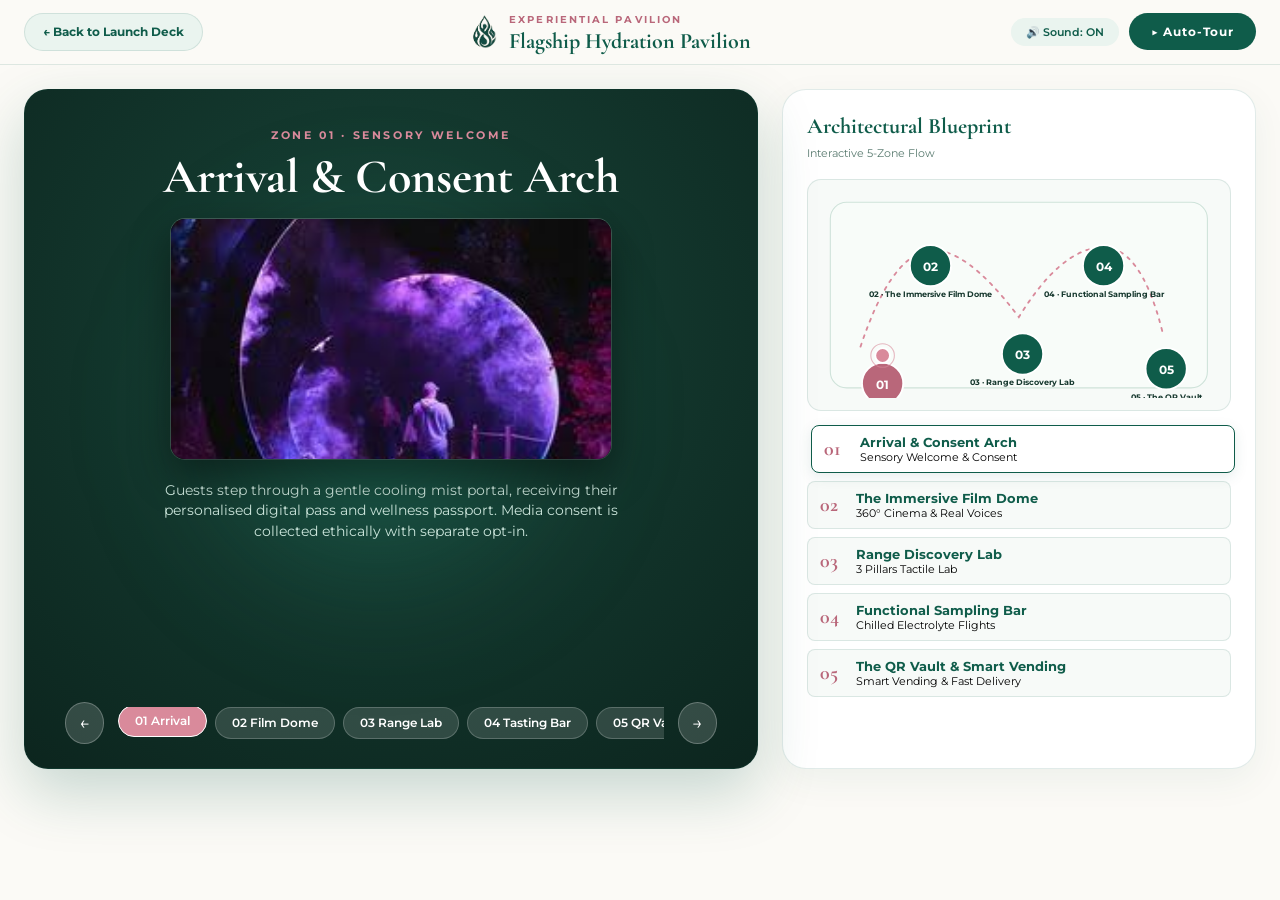
<file: walkthrough.html>
<!DOCTYPE html>
<html lang="en">
<head>
  <meta charset="utf-8">
  <meta name="viewport" content="width=device-width, initial-scale=1, viewport-fit=cover">
  <title>Bisleri Health | Flagship Pavilion Launch Experience</title>
  <link rel="preconnect" href="https://fonts.googleapis.com">
  <link rel="preconnect" href="https://fonts.gstatic.com" crossorigin>
  <link href="https://fonts.googleapis.com/css2?family=Cormorant+Garamond:ital,wght@0,500;0,600;0,700;1,500;1,700&family=Montserrat:wght@300;400;500;600;700&display=swap" rel="stylesheet">
  <link rel="stylesheet" href="style.css">
  <link rel="stylesheet" href="walkthrough.css">
</head>
<body class="walkthrough-page">

  <!-- Top Walkthrough Navigation -->
  <header class="walk-header">
    <div class="walk-header-in">
      <a href="index.html" class="walk-back-btn">&#8592; Back to Launch Deck</a>
      <div class="walk-brand">
        <img class="walk-logo" data-img="logoIcon" alt="Bisleri Health">
        <div class="walk-title-meta">
          <span class="walk-sub">EXPERIENTIAL PAVILION</span>
          <h1>Flagship Hydration Pavilion</h1>
        </div>
      </div>
      <div class="walk-header-actions">
        <button id="soundToggle" class="pill-ambient">&#128266; Sound: ON</button>
        <button id="autoTourBtn" class="pill-primary">&#9654; Auto-Tour</button>
      </div>
    </div>
  </header>

  <!-- Main Viewport Container (Decluttered & Spacious) -->
  <main class="walk-main">
    <div class="walk-viewport-container">
      
      <!-- Left: Focused Visualizer Stage -->
      <div class="walk-stage" id="stageViewport">
        <div class="stage-ambient-glow" id="stageGlow"></div>
        
        <div class="stage-content">
          <div class="stage-zone-kicker" id="stageKicker">ZONE 01 &bull; WELCOME PORTAL</div>
          <h2 class="stage-zone-title" id="stageTitle">Arrival &amp; Hydration Arch</h2>

          <!-- Centerpiece Viewport -->
          <div class="stage-centerpiece-container">
            <div class="stage-photo-frame" id="stagePhotoFrame">
              <img id="stageRealPhoto" class="stage-real-photo" src="portal_arch.png" alt="Zone Experience">
            </div>
            <div class="stage-center-pedestal" id="stagePedestal" style="display:none;">
              <div class="pedestal-ring r-outer"></div>
              <div class="pedestal-ring r-inner"></div>
              <div class="pedestal-base"></div>
              <img id="stagePackImg" class="stage-pack" data-img="can" alt="Zone Feature">
            </div>
          </div>

          <p class="stage-brief-desc" id="stageDesc">
            Guests step through a gentle cooling mist archway, receiving their personalised wellness passport.
          </p>
        </div>

        <!-- Clean Navigation Controls -->
        <div class="stage-controls">
          <button id="prevZoneBtn" class="stage-nav-arrow" aria-label="Previous Zone">&#8592;</button>
          
          <div class="stage-step-pills" id="stepPills">
            <button class="step-pill on" data-z="0">01 Arrival</button>
            <button class="step-pill" data-z="1">02 Film Dome</button>
            <button class="step-pill" data-z="2">03 Range Lab</button>
            <button class="step-pill" data-z="3">04 Tasting Bar</button>
            <button class="step-pill" data-z="4">05 QR Vault</button>
          </div>

          <button id="nextZoneBtn" class="stage-nav-arrow" aria-label="Next Zone">&#8594;</button>
        </div>
      </div>

      <!-- Right: Minimalist Architectural Floorplan & Zone Quick-Select -->
      <div class="walk-sidebar">
        <div class="sidebar-top">
          <h3>Architectural Blueprint</h3>
          <span class="floorplan-sub">Interactive 5-Zone Flow</span>
        </div>

        <div class="walk-floorplan-box" id="walkFloorplan">
          <svg viewBox="0 0 540 280">
            <rect x="14" y="14" width="512" height="252" rx="22" fill="#f8fcf9" stroke="#cfe3da" stroke-width="1.5"/>
            <path d="M55 210 Q95 90 145 80 T270 170 Q325 80 380 75 T465 190" fill="none" stroke="#d98a9b" stroke-width="2.5" stroke-dasharray="4 8" stroke-linecap="round"/>
            <g id="svgPins"></g>
            <g id="visPin" style="transform:translate(85px,220px);transition:transform 0.8s cubic-bezier(0.2,0.8,0.2,1);">
              <circle r="10" fill="#d98a9b" stroke="#fff" stroke-width="2.5"/>
              <circle r="16" fill="none" stroke="#d98a9b" stroke-width="1.5" opacity="0.6"/>
            </g>
          </svg>
        </div>

        <!-- Sleek Zone List -->
        <div class="walk-zone-list" id="zoneList"></div>
      </div>

    </div>
  </main>

  <script src="assets.js"></script>
  <script src="walkthrough.js"></script>
</body>
</html>
</file>
<file: style.css>
/* ==========================================================================
   BISLERI HEALTH — LIGHT & EXPERIENTIAL EDITORIAL DESIGN SYSTEM
   ========================================================================== */

:root {
  --g: #0f5c4a;           /* Bisleri Heritage Deep Emerald */
  --g2: #258f76;          /* Vibrant Mint Emerald */
  --gt: #eaf4ef;          /* Luminous Light Mint Tint */
  --p: #d98a9b;           /* Wellness Rose */
  --pd: #b9677a;          /* Deep Velvet Rose */
  --pt: #fdf2f4;          /* Soft Petal Tint */
  --gold: #d4a373;        /* Warm Champagne Gold */
  --bg: #fcfbf9;          /* Airy, Luminous Alabaster */
  --surface: #ffffff;     /* Crisp Pure White */
  --surface-alt: #f7faf8; /* Whisper-soft Mint Tint */
  --tx: #16382e;          /* Deep Slate Forest */
  --mu: #5a7b70;          /* Muted Sage */
  --border: rgba(15, 92, 74, 0.12);
  --border-light: rgba(15, 92, 74, 0.06);
  --r: 24px;
  --r-sm: 14px;
  --sh: 0 12px 36px rgba(15, 92, 74, 0.06);
  --sh-hover: 0 20px 48px rgba(15, 92, 74, 0.12);
}

* { box-sizing: border-box; margin: 0; padding: 0; }
html { scroll-behavior: smooth; scroll-padding-top: 76px; }

body {
  background: var(--bg);
  background-image: 
    radial-gradient(at 0% 0%, rgba(234, 244, 239, 0.8) 0px, transparent 50%),
    radial-gradient(at 100% 40%, rgba(253, 242, 244, 0.7) 0px, transparent 50%),
    radial-gradient(at 20% 90%, rgba(234, 244, 239, 0.6) 0px, transparent 50%);
  color: var(--tx);
  font: 400 15px/1.65 'Montserrat', system-ui, -apple-system, sans-serif;
  overflow-x: hidden;
  -webkit-font-smoothing: antialiased;
}

h1, h2, h3, h4, h5 {
  font-family: 'Cormorant Garamond', Georgia, serif;
  font-weight: 700;
  line-height: 1.1;
  color: var(--g);
}

img, video, iframe { max-width: 100%; display: block; border: 0; }
button { font-family: inherit; cursor: pointer; border: 0; outline: none; }
a { color: inherit; text-decoration: none; }

.wrap {
  max-width: 1140px;
  margin: 0 auto;
  padding: 0 24px;
  position: relative;
  z-index: 2;
}

.eyebrow {
  display: inline-block;
  font-size: 11px;
  letter-spacing: 0.24em;
  text-transform: uppercase;
  font-weight: 700;
  color: var(--pd);
  margin-bottom: 8px;
}

/* Floating interactive bubbles */
.bub {
  position: fixed;
  bottom: -90px;
  border-radius: 50%;
  z-index: 1;
  cursor: pointer;
  background: radial-gradient(circle at 30% 30%, rgba(255,255,255,0.95), rgba(74,168,144,0.14) 55%, rgba(217,138,155,0.18));
  border: 1px solid rgba(47,143,119,0.22);
  box-shadow: 0 8px 24px rgba(47,143,119,0.08);
  animation: rise linear forwards;
}
@keyframes rise { to { transform: translateY(-120vh) translateX(var(--dx)); } }
.bub.pop { animation: pop 0.3s forwards; }
@keyframes pop { to { transform: scale(1.8); opacity: 0; } }

/* Cursor trail */
.trail {
  position: fixed;
  width: 10px;
  height: 10px;
  border-radius: 50%;
  background: radial-gradient(circle, var(--p), var(--g2));
  opacity: 0.6;
  pointer-events: none;
  z-index: 999;
  animation: fade 0.6s forwards;
}
@keyframes fade { to { transform: scale(3.2); opacity: 0; } }

/* Top Navigation */
#top {
  position: fixed;
  top: 0;
  left: 0;
  right: 0;
  z-index: 100;
  background: rgba(252, 251, 249, 0.92);
  backdrop-filter: blur(16px);
  -webkit-backdrop-filter: blur(16px);
  border-bottom: 1px solid var(--border);
}
#top .in {
  max-width: 1140px;
  margin: auto;
  padding: 10px 24px;
  display: flex;
  align-items: center;
  gap: 16px;
}
.brand-link {
  display: flex;
  align-items: center;
  gap: 10px;
}
#top .lg {
  height: 32px;
  animation: bob 4s ease-in-out infinite;
}
.brand-name {
  font-family: 'Cormorant Garamond', Georgia, serif;
  font-weight: 700;
  font-size: 20px;
  color: var(--g);
  letter-spacing: 0.04em;
}
.brand-name em {
  color: var(--pd);
  font-style: italic;
  font-weight: 500;
}
#top nav {
  display: flex;
  gap: 4px;
  margin-left: auto;
  overflow-x: auto;
  padding: 4px 0;
}
#top a {
  flex: none;
  color: var(--tx);
  font-size: 12px;
  font-weight: 600;
  padding: 7px 13px;
  border-radius: 99px;
  transition: all 0.25s ease;
  white-space: nowrap;
}
#top a i {
  font-style: normal;
  color: var(--pd);
  margin-right: 5px;
  font-size: 10px;
}
#top a:hover, #top a.on {
  background: var(--g);
  color: #fff;
  transform: translateY(-1px);
}
#top a.on i, #top a:hover i { color: #fff; }
.pill-nav-cta {
  background: linear-gradient(135deg, var(--g2), var(--g));
  color: #fff;
  font-size: 11px;
  font-weight: 700;
  letter-spacing: 0.12em;
  text-transform: uppercase;
  padding: 8px 18px;
  border-radius: 99px;
  transition: 0.3s;
  flex: none;
}
.pill-nav-cta:hover {
  background: var(--pd);
  transform: translateY(-1px);
}

#bar div {
  height: 3px;
  width: 0;
  background: linear-gradient(90deg, var(--g2), var(--p));
  transition: width 0.3s ease;
}

@keyframes bob {
  0%, 100% { transform: translateY(0); }
  50% { transform: translateY(-6px); }
}

/* Background Blobs */
.blob {
  position: absolute;
  border-radius: 50%;
  filter: blur(80px);
  opacity: 0.5;
  pointer-events: none;
  z-index: 0;
}
.blob.b1 { width: 440px; height: 440px; background: #c5edd9; left: -100px; top: 10%; }
.blob.b2 { width: 400px; height: 400px; background: #fad5de; right: -80px; bottom: 8%; }

/* HERO SECTION */
#hero {
  min-height: 94vh;
  padding: 110px 0 60px;
  position: relative;
  overflow: hidden;
  display: flex;
  align-items: center;
}
.hero-ribbon {
  display: inline-block;
  background: var(--gt);
  border: 1px solid rgba(15, 92, 74, 0.18);
  color: var(--g);
  font-size: 11px;
  font-weight: 700;
  letter-spacing: 0.22em;
  padding: 6px 18px;
  border-radius: 99px;
  margin-bottom: 24px;
}
.hgrid {
  display: grid;
  grid-template-columns: 1.1fr 1fr;
  gap: 24px;
  align-items: center;
}
.hero-logo-box { margin-bottom: 12px; }
.hl {
  width: min(190px, 46vw);
  animation: bob 5s ease-in-out infinite;
}
.hero-subline {
  font-size: 12px;
  letter-spacing: 0.26em;
  color: var(--pd);
  font-weight: 700;
  display: block;
  margin-bottom: 8px;
}
#hero h1 {
  font-size: clamp(44px, 5.8vw, 78px);
  line-height: 1.02;
  margin-bottom: 16px;
}
#hero h1 em {
  color: var(--pd);
  font-style: italic;
  font-weight: 500;
}
.hero-lead {
  font-size: clamp(15px, 1.3vw, 18px);
  color: var(--mu);
  max-width: 480px;
  margin-bottom: 28px;
  line-height: 1.6;
}
.hero-actions {
  display: flex;
  align-items: center;
  gap: 14px;
  flex-wrap: wrap;
}
.enter {
  background: linear-gradient(135deg, var(--g2), var(--g));
  color: #fff;
  border-radius: 99px;
  padding: 16px 36px;
  font: 700 13px 'Montserrat', sans-serif;
  letter-spacing: 0.14em;
  text-transform: uppercase;
  box-shadow: 0 10px 24px rgba(15, 92, 74, 0.25);
  transition: all 0.3s ease;
}
.enter:hover {
  transform: translateY(-2px) scale(1.02);
  background: var(--pd);
  box-shadow: 0 14px 28px rgba(185, 103, 122, 0.3);
}
.pill-outline {
  border: 1.5px solid var(--g);
  color: var(--g);
  padding: 14px 28px;
  border-radius: 99px;
  font-size: 13px;
  font-weight: 700;
  transition: 0.3s;
}
.pill-outline:hover {
  background: var(--gt);
  transform: translateY(-2px);
}

.stagehero {
  position: relative;
  height: clamp(380px, 62vh, 580px);
  width: 100%;
}
.stagehero img {
  position: absolute;
  bottom: 0;
  filter: drop-shadow(0 24px 24px rgba(15,92,74,0.18));
  transition: transform 0.2s ease-out;
  will-change: transform;
}
.s1 { height: 74%; left: 4%; transform: rotate(-8deg); z-index: 1; }
.s2 { height: 96%; left: 50%; margin-left: -20%; z-index: 3; }
.s3 { height: 80%; right: 4%; transform: rotate(7deg); z-index: 2; }

/* CHAPTERS */
.ch {
  padding: 85px 0 65px;
  position: relative;
}
.ch.alt {
  background: #f5f9f7;
  border-top: 1px solid var(--border-light);
  border-bottom: 1px solid var(--border-light);
}
.sec-head { margin-bottom: 32px; }
.sec-head h2 {
  font-size: clamp(34px, 4.4vw, 58px);
  max-width: 900px;
  margin-top: 6px;
}

/* REVEAL ANIMATIONS */
.rv {
  opacity: 0;
  transform: translateY(28px);
  transition: opacity 0.8s ease, transform 0.8s cubic-bezier(0.2, 0.8, 0.2, 1);
}
.rv.in {
  opacity: 1;
  transform: none;
}

/* DECK SLIDE CARDS */
.deck-slide {
  background: var(--surface);
  border: 1px solid var(--border);
  border-radius: var(--r);
  padding: 34px 38px;
  box-shadow: var(--sh);
  position: relative;
  overflow: hidden;
}
.slide-header-bar {
  border-bottom: 1px solid var(--border);
  padding-bottom: 14px;
  margin-bottom: 24px;
}
.slide-header-bar h3 {
  font-size: clamp(22px, 2.8vw, 32px);
  letter-spacing: 0.04em;
  color: var(--g);
  margin: 0;
}

/* ==========================================================================
   SLIDE 2: LOGO ANIMATION STAGE (Replacing static logo sheet)
   ========================================================================== */

.grid-split-img {
  display: grid;
  grid-template-columns: 0.95fr 1.05fr;
  gap: 32px;
  align-items: center;
}

.logo-anim-stage {
  height: 340px;
  background: radial-gradient(circle at 50% 50%, #edf8f3 0%, #e2f2eb 100%);
  border: 1.5px dashed rgba(15, 92, 74, 0.28);
  border-radius: var(--r-sm);
  display: flex;
  flex-direction: column;
  align-items: center;
  justify-content: center;
  position: relative;
  overflow: hidden;
}

.logo-anim-stage.video-container {
  padding: 0;
  border-style: solid;
  border-color: var(--border);
  background: #0b241d;
  box-shadow: 0 12px 32px rgba(15, 92, 74, 0.12);
}
.logo-video-player {
  width: 100%;
  height: 100%;
  object-fit: cover;
  display: block;
}
.video-floating-badge {
  position: absolute;
  bottom: 12px;
  left: 12px;
  background: rgba(15, 92, 74, 0.88);
  backdrop-filter: blur(8px);
  color: #fff;
  font-size: 10px;
  font-weight: 700;
  letter-spacing: 0.14em;
  padding: 4px 12px;
  border-radius: 99px;
  border: 1px solid rgba(255, 255, 255, 0.25);
  pointer-events: none;
}

.anim-ripple-container {
  position: relative;
  width: 180px;
  height: 180px;
  display: grid;
  place-items: center;
  margin-bottom: 16px;
}

.anim-ring {
  position: absolute;
  border-radius: 50%;
  border: 1.5px solid rgba(37, 143, 118, 0.35);
  animation: ring-pulse 3.5s cubic-bezier(0.2, 0.8, 0.2, 1) infinite;
}
.anim-ring.r1 { width: 90px; height: 90px; animation-delay: 0s; }
.anim-ring.r2 { width: 140px; height: 140px; animation-delay: 1.1s; }
.anim-ring.r3 { width: 190px; height: 190px; animation-delay: 2.2s; }

@keyframes ring-pulse {
  0% { transform: scale(0.6); opacity: 0.9; }
  100% { transform: scale(1.35); opacity: 0; }
}

.anim-center-drop {
  position: relative;
  z-index: 2;
  width: 70px;
  height: 85px;
  animation: float-drop 3s ease-in-out infinite alternate;
}
.drop-svg {
  width: 100%;
  height: 100%;
  filter: drop-shadow(0 10px 14px rgba(15, 92, 74, 0.25));
}
@keyframes float-drop {
  0% { transform: translateY(-4px) scale(0.96); }
  100% { transform: translateY(4px) scale(1.04); }
}

.anim-placeholder-pill {
  background: var(--surface);
  color: var(--g);
  border: 1px solid var(--border);
  box-shadow: 0 4px 14px rgba(15, 92, 74, 0.08);
  font-size: 11px;
  font-weight: 700;
  letter-spacing: 0.14em;
  text-transform: uppercase;
  padding: 6px 16px;
  border-radius: 99px;
  margin-bottom: 4px;
  z-index: 2;
}
.anim-sub {
  font-size: 11px;
  color: var(--mu);
  z-index: 2;
}

.giant-serif-brand {
  font-family: 'Cormorant Garamond', Georgia, serif;
  font-size: clamp(42px, 5.2vw, 68px);
  font-weight: 700;
  letter-spacing: 0.06em;
  color: var(--g);
  margin-bottom: 6px;
  line-height: 1;
}
.lead-quote {
  font-family: 'Cormorant Garamond', Georgia, serif;
  font-size: clamp(18px, 2vw, 24px);
  font-style: italic;
  color: var(--pd);
  line-height: 1.35;
  margin-bottom: 20px;
}

.stat-pills-row {
  display: flex;
  gap: 10px;
  flex-wrap: wrap;
  margin-bottom: 20px;
}
.stat-pill {
  background: var(--surface-alt);
  border: 1px solid var(--border);
  border-radius: var(--r-sm);
  padding: 10px 14px;
  flex: 1;
  min-width: 110px;
}
.stat-pill.highlight {
  background: var(--gt);
  border-color: var(--g2);
}
.stat-pill strong {
  display: block;
  font-size: 15px;
  color: var(--g);
}
.stat-pill small {
  font-size: 11px;
  color: var(--mu);
}

.evolution-flow {
  display: flex;
  align-items: center;
  gap: 14px;
  background: #fff;
  border: 1px solid var(--border);
  border-radius: var(--r-sm);
  padding: 14px 18px;
}
.evo-step { flex: 1; }
.evo-num {
  font-size: 10px;
  font-weight: 700;
  color: var(--pd);
  letter-spacing: 0.12em;
}
.evo-step strong { display: block; font-size: 13.5px; color: var(--g); }
.evo-step p { font-size: 11.5px; color: var(--mu); margin: 0; }
.evo-arrow { font-size: 20px; color: var(--p); }

/* ==========================================================================
   SLIDE 3: LOGO IDENTITY SYSTEM
   ========================================================================== */

.grid-three-col {
  display: grid;
  grid-template-columns: repeat(3, 1fr);
  gap: 20px;
}
.badge-sub {
  font-size: 10px;
  letter-spacing: 0.22em;
  font-weight: 700;
  color: var(--pd);
  text-transform: uppercase;
  display: block;
  margin-bottom: 6px;
}
.logo-box-side {
  background: var(--surface-alt);
  border-radius: var(--r-sm);
  padding: 22px;
  border: 1px solid var(--border);
  display: flex;
  flex-direction: column;
  justify-content: center;
}
.logo-box-side h4 { font-size: 20px; margin-bottom: 6px; }
.logo-box-side p { font-size: 13px; color: var(--mu); }
.logo-box-center {
  background: #fff;
  border-radius: var(--r-sm);
  border: 2px dashed rgba(15, 92, 74, 0.2);
  display: grid;
  place-items: center;
  padding: 24px;
}
.logo-card-frame img { max-height: 120px; margin: 0 auto; }
.tag-badge {
  display: block;
  text-align: center;
  margin-top: 12px;
  font-size: 11px;
  letter-spacing: 0.18em;
  font-weight: 700;
  color: var(--g);
}
.palette-swatches {
  display: flex;
  flex-direction: column;
  gap: 10px;
  margin-top: 8px;
}
.swatch-item { display: flex; align-items: center; gap: 10px; }
.sw-color {
  width: 34px;
  height: 34px;
  border-radius: 8px;
  flex: none;
}
.swatch-item strong { display: block; font-size: 12.5px; color: var(--g); }
.swatch-item small { font-size: 10.5px; color: var(--mu); }

/* ==========================================================================
   SLIDE 4: WHO WE ARE (Experiential Silhouette Mosaic)
   ========================================================================== */

.senior-who-grid {
  display: grid;
  grid-template-columns: 44px 1.15fr 1fr;
  gap: 24px;
  align-items: center;
}
.vertical-banner {
  writing-mode: vertical-rl;
  transform: rotate(180deg);
  font-size: 11px;
  font-weight: 700;
  letter-spacing: 0.32em;
  color: var(--pd);
  text-transform: uppercase;
  text-align: center;
  padding: 8px 0;
  border-left: 1.5px solid var(--border);
  white-space: nowrap;
}
.vertical-banner.mini { padding: 4px 0; font-size: 10px; }

.who-experiential-visual {
  border-radius: var(--r-sm);
  background: var(--surface-alt);
  border: 1px solid var(--border);
  padding: 16px;
}
.silhouette-mosaic {
  display: grid;
  grid-template-columns: repeat(3, 1fr);
  gap: 10px;
}
.sil-card {
  background: #fff;
  border: 1px solid var(--border);
  border-radius: var(--r-sm);
  padding: 14px 10px;
  display: flex;
  flex-direction: column;
  align-items: center;
  text-align: center;
  transition: transform 0.3s ease;
}
.sil-card:hover { transform: translateY(-4px); box-shadow: var(--sh); }
.sil-svg { width: 56px; height: 80px; margin-bottom: 6px; }
.sil-card span {
  font-size: 11px;
  font-weight: 700;
  color: var(--g);
  letter-spacing: 0.06em;
}

.sub-lead-kicker {
  font-size: 11px;
  letter-spacing: 0.22em;
  font-weight: 700;
  color: var(--mu);
  text-transform: uppercase;
  display: block;
  margin-bottom: 4px;
}
.who-brand-title {
  font-size: clamp(34px, 4.2vw, 54px);
  color: var(--g);
  margin-bottom: 12px;
}
.who-p1 {
  font-size: 15px;
  line-height: 1.55;
  color: var(--tx);
  margin-bottom: 18px;
}
.quote-card {
  font-family: 'Cormorant Garamond', Georgia, serif;
  font-size: clamp(19px, 2.2vw, 26px);
  font-style: italic;
  font-weight: 600;
  color: var(--pd);
  border-left: 3px solid var(--p);
  padding-left: 14px;
}

/* ==========================================================================
   SLIDE 5: TWIST APPLIED TO THE PRODUCT
   ========================================================================== */

.twist-grid {
  display: grid;
  grid-template-columns: 0.95fr 1.3fr;
  gap: 28px;
  align-items: stretch;
}
.twist-left-banner {
  background: linear-gradient(145deg, var(--g), #093b2f);
  border-radius: var(--r-sm);
  padding: 30px 26px;
  color: #fff;
  display: flex;
  flex-direction: column;
  justify-content: flex-end;
  position: relative;
  overflow: hidden;
}
.tag-floating {
  position: absolute;
  top: 20px; left: 20px;
  background: rgba(255,255,255,0.18);
  backdrop-filter: blur(8px);
  padding: 5px 12px;
  border-radius: 99px;
  font-size: 10px;
  letter-spacing: 0.18em;
  font-weight: 700;
  text-transform: uppercase;
}
.twist-left-banner h3 {
  color: #fff;
  font-size: clamp(24px, 3vw, 36px);
  margin-bottom: 8px;
}
.twist-left-banner p { font-size: 13.5px; color: #c7ded6; }
.twist-title { font-size: clamp(24px, 3vw, 34px); margin-bottom: 8px; }
.twist-desc { font-size: 14px; color: var(--mu); margin-bottom: 18px; }

.twist-three-cards {
  display: grid;
  grid-template-columns: repeat(3, 1fr);
  gap: 12px;
}
.twist-micro-card {
  background: var(--surface-alt);
  border: 1px solid var(--border);
  border-radius: var(--r-sm);
  padding: 16px 14px;
  transition: transform 0.25s;
}
.twist-micro-card:hover { transform: translateY(-3px); }
.tm-icon { font-size: 22px; display: block; margin-bottom: 6px; }
.twist-micro-card strong { display: block; font-size: 13px; color: var(--g); margin-bottom: 4px; }
.twist-micro-card p { font-size: 11.5px; color: var(--mu); line-height: 1.45; margin: 0; }

/* ==========================================================================
   SLIDE 6: TARGET AUDIENCE (Experiential Silhouette Profiles)
   ========================================================================== */

.target-experiential-grid {
  display: grid;
  grid-template-columns: repeat(3, 1fr);
  gap: 20px;
}
.target-profile-card {
  background: #fff;
  border: 1px solid var(--border);
  border-radius: var(--r-sm);
  padding: 24px 20px;
  display: flex;
  flex-direction: column;
  align-items: center;
  text-align: center;
  box-shadow: var(--sh);
  transition: transform 0.3s ease;
}
.target-profile-card:hover { transform: translateY(-4px); }
.tp-sil {
  width: 90px;
  height: 90px;
  border-radius: 50%;
  background: var(--gt);
  display: grid;
  place-items: center;
  margin-bottom: 14px;
}
.tp-pro { background: var(--pt); }
.tp-family { background: #f0f6f4; }
.tp-svg { width: 48px; height: 64px; }
.tp-badge {
  font-size: 9.5px;
  font-weight: 700;
  letter-spacing: 0.16em;
  color: var(--pd);
  margin-bottom: 6px;
}
.target-profile-card h4 { font-size: 20px; margin-bottom: 6px; color: var(--g); }
.target-profile-card p {
  font-size: 12.5px;
  color: var(--mu);
  font-style: italic;
  line-height: 1.45;
  margin-bottom: 14px;
  flex-grow: 1;
}
.chip-row { display: flex; flex-wrap: wrap; gap: 6px; justify-content: center; }
.chip {
  background: var(--gt);
  color: var(--g);
  border-radius: 99px;
  padding: 3px 10px;
  font-size: 10px;
  font-weight: 600;
}

/* Slides 7, 8, 9: PURPOSE, MISSION, VISION (Minimal Manifesto) */
.pmv-box {
  background: #fff;
  border: 1px solid var(--border);
  border-radius: var(--r);
  padding: 28px 24px;
  box-shadow: var(--sh);
  transition: transform 0.3s ease;
}
.pmv-box:hover { transform: translateY(-4px); }
.badge-pmv {
  font-size: 10px;
  letter-spacing: 0.22em;
  font-weight: 700;
  color: var(--pd);
  text-transform: uppercase;
}
.pmv-box h3 { font-size: 26px; margin: 6px 0 10px; }
.pmv-quote {
  font-family: 'Cormorant Garamond', Georgia, serif;
  font-size: 18px;
  font-style: italic;
  color: var(--tx);
  line-height: 1.5;
}

/* Slide 10: STP MODEL */
.stp-three-cards {
  display: grid;
  grid-template-columns: repeat(3, 1fr);
  gap: 18px;
}
.stp-card {
  background: var(--surface-alt);
  border: 1px solid var(--border);
  border-radius: var(--r-sm);
  padding: 22px;
}
.stp-card.highlight-card {
  background: linear-gradient(160deg, #f5faf8, #edf6f2);
  border-color: var(--g2);
}
.stp-icon {
  font-size: 10px;
  letter-spacing: 0.2em;
  font-weight: 700;
  color: var(--pd);
  margin-bottom: 6px;
}
.stp-card h4 { font-size: 22px; margin-bottom: 6px; }
.stp-card p { font-size: 13px; color: var(--mu); line-height: 1.5; margin-bottom: 12px; }

/* Perceptual Map */
.perceptual-container {
  background: #fff;
  border-radius: var(--r-sm);
  border: 1px solid var(--border);
  padding: 20px;
}
svg.map { width: 100%; max-width: 600px; margin: 0 auto; display: block; }
.dot { cursor: pointer; transition: transform 0.25s ease; }
.dot:hover { transform: scale(1.08); transform-origin: center; }
.dot circle.me { animation: pulse 2.2s infinite; }
@keyframes pulse {
  0%, 100% { stroke-width: 3; }
  50% { stroke-width: 7; stroke: rgba(217, 138, 155, 0.8); }
}
.dt {
  margin-top: 12px;
  padding: 10px 18px;
  background: var(--gt);
  border-radius: 99px;
  font-size: 12.5px;
  color: var(--g);
  text-align: center;
  font-weight: 500;
}

/* Slide 11: PLC SPLIT GRID - WHERE WE ARE VS NEXT PHASE */
.plc-split-grid {
  display: grid;
  grid-template-columns: 1fr 1fr;
  gap: 24px;
  align-items: stretch;
}
.plc-phase-box {
  background: var(--surface-alt);
  border: 1px solid var(--border);
  border-radius: var(--r-sm);
  padding: 24px;
  display: flex;
  flex-direction: column;
}
.plc-phase-box.current-phase {
  border-color: rgba(217, 138, 155, 0.4);
  background: linear-gradient(145deg, #fffcfd, #fbf2f4);
}
.plc-phase-box.next-phase {
  border-color: rgba(37, 143, 118, 0.4);
  background: linear-gradient(145deg, #f9fdfb, #edf8f3);
}
.plc-phase-tag {
  display: inline-block;
  font-size: 9.5px;
  font-weight: 700;
  letter-spacing: 0.14em;
  padding: 3px 10px;
  border-radius: 99px;
  margin-bottom: 12px;
  align-self: flex-start;
}
.plc-phase-tag.now {
  background: rgba(217, 138, 155, 0.2);
  color: var(--pd);
}
.plc-phase-tag.next {
  background: rgba(37, 143, 118, 0.2);
  color: var(--g);
}
.plc-phase-box h4 { font-size: 22px; margin-bottom: 12px; }
.plc-mini-kpis {
  display: grid;
  grid-template-columns: 1fr 1fr;
  gap: 10px;
  margin-bottom: 14px;
}
.pmk-item {
  background: #fff;
  border: 1px solid var(--border);
  border-radius: 8px;
  padding: 10px;
  text-align: center;
}
.pmk-item strong {
  display: block;
  font-size: 16px;
  color: var(--pd);
  font-family: 'Cormorant Garamond', Georgia, serif;
}
.pmk-item span {
  font-size: 10px;
  color: var(--mu);
}
.plc-phase-desc {
  font-size: 13.5px;
  color: var(--tx-muted);
  line-height: 1.5;
  margin-bottom: 14px;
  flex: 1;
}
.plc-alert-bar {
  background: rgba(217, 138, 155, 0.14);
  color: #8c3b4d;
  font-size: 11.5px;
  font-weight: 600;
  padding: 8px 12px;
  border-radius: 6px;
  border-left: 3px solid var(--pd);
}

.plc-focus-list { display: flex; flex-direction: column; gap: 10px; }
.pfi strong { display: block; font-size: 13.5px; color: var(--g); }
.pfi span { font-size: 12px; color: var(--mu); line-height: 1.4; }

.plc-tabs-row {
  display: flex;
  gap: 10px;
  justify-content: center;
  margin-bottom: 12px;
}
.plc-tab {
  background: #fff;
  border: 1.5px solid var(--border);
  border-radius: 99px;
  padding: 8px 18px;
  font-size: 12px;
  font-weight: 600;
  color: var(--tx-muted);
  cursor: pointer;
  transition: 0.25s;
}
.plc-tab:hover, .plc-tab.on {
  border-color: var(--g);
  background: var(--g);
  color: #fff;
  transform: translateY(-2px);
  box-shadow: 0 4px 12px rgba(15, 92, 74, 0.15);
}
.plc-tab[data-phase="0"].on {
  background: var(--pd);
  border-color: var(--pd);
  box-shadow: 0 4px 12px rgba(217, 138, 155, 0.25);
}
.range { width: 100%; accent-color: var(--pd); margin-top: 14px; cursor: pointer; }

/* Slide 12: CULTURE & VIDEOS */
.culture-header-ribbon {
  display: flex;
  gap: 18px;
  align-items: center;
  margin-bottom: 20px;
}
.culture-desc h3 { font-size: 28px; margin-bottom: 4px; }
.culture-quote { font-size: 14px; color: var(--mu); line-height: 1.5; }
.video-direct-grid {
  display: grid;
  grid-template-columns: 1fr 1fr;
  gap: 20px;
}
.video-card {
  background: #fff;
  border: 1px solid var(--border);
  border-radius: var(--r-sm);
  overflow: hidden;
  box-shadow: var(--sh);
}
.video-wrapper {
  position: relative;
  padding-bottom: 56.25%;
  height: 0;
  overflow: hidden;
  background: #000;
}
.video-wrapper iframe {
  position: absolute;
  top: 0; left: 0;
  width: 100%; height: 100%;
}
.video-info { padding: 14px 18px; }
.video-info .tag {
  display: inline-block;
  font-size: 9px;
  font-weight: 700;
  letter-spacing: 0.14em;
  text-transform: uppercase;
  color: var(--pd);
  background: var(--pt);
  padding: 2px 8px;
  border-radius: 99px;
  margin-bottom: 4px;
}
.video-info h4 { font-size: 18px; margin-bottom: 4px; }
.video-info p { font-size: 12px; color: var(--mu); line-height: 1.45; }

/* Large TG Video Theater Card (Slide 6) */
.tg-theater-card {
  background: #ffffff;
  border: 1px solid var(--border);
  border-radius: var(--r-sm);
  padding: 24px;
  box-shadow: var(--sh);
}
.tg-theater-header {
  display: flex;
  justify-content: space-between;
  align-items: flex-end;
  border-bottom: 1px solid #eef3f0;
  padding-bottom: 12px;
  margin-bottom: 16px;
  flex-wrap: wrap;
  gap: 8px;
}
.tg-film-badge {
  background: #eef7f3;
  color: var(--g);
  font-size: 11px;
  font-weight: 700;
  letter-spacing: 0.1em;
  padding: 5px 14px;
  border-radius: 99px;
  border: 1px solid #c9e4d7;
}
.tg-video-large-frame {
  position: relative;
  width: 100%;
  aspect-ratio: 16 / 9;
  border-radius: 12px;
  overflow: hidden;
  box-shadow: 0 12px 36px rgba(15, 92, 74, 0.16);
  background: #000;
}
.tg-video-large-frame iframe {
  width: 100%;
  height: 100%;
  border: none;
  display: block;
}
.tg-theater-caption {
  margin-top: 14px;
  padding: 12px 18px;
  background: var(--surface-alt);
  border-radius: 8px;
  font-size: 13.5px;
  color: var(--tx);
  border-left: 3px solid var(--pd);
}

/* Standalone Research Film Cinema Card (Slide 7) */
.research-solo-theater {
  background: #ffffff;
  border: 1px solid var(--border);
  border-radius: var(--r-sm);
  padding: 24px;
  box-shadow: var(--sh);
}
.research-solo-header {
  display: flex;
  justify-content: space-between;
  align-items: flex-end;
  border-bottom: 1px solid #eef3f0;
  padding-bottom: 12px;
  margin-bottom: 16px;
  flex-wrap: wrap;
  gap: 8px;
}
.rf-badge {
  background: #fdf2f4;
  color: var(--pd);
  font-size: 11px;
  font-weight: 700;
  letter-spacing: 0.1em;
  padding: 5px 14px;
  border-radius: 99px;
  border: 1px solid #f6d1d9;
}
.research-solo-frame {
  position: relative;
  width: 100%;
  aspect-ratio: 16 / 9;
  border-radius: 12px;
  overflow: hidden;
  box-shadow: 0 12px 36px rgba(15, 92, 74, 0.16);
  background: #000;
}
.research-solo-frame iframe,
.research-solo-frame video {
  width: 100%;
  height: 100%;
  border: none;
  display: block;
}
.research-solo-caption {
  margin-top: 14px;
  padding: 12px 18px;
  background: var(--surface-alt);
  border-radius: 8px;
  font-size: 13.5px;
  color: var(--tx);
  border-left: 3px solid var(--g);
}

/* Product Commercial Theater Card */
.product-ad-cinema-card {
  background: #ffffff;
  border: 1px solid var(--border);
  border-radius: var(--r-sm);
  padding: 24px;
  box-shadow: var(--sh);
}
.pac-header {
  display: flex;
  justify-content: space-between;
  align-items: flex-end;
  border-bottom: 1px solid #eef3f0;
  padding-bottom: 12px;
  margin-bottom: 16px;
  flex-wrap: wrap;
  gap: 8px;
}
.pac-badge {
  background: #fdf2f4;
  color: var(--r);
  font-size: 11px;
  font-weight: 700;
  letter-spacing: 0.1em;
  padding: 5px 14px;
  border-radius: 99px;
  border: 1px solid #f6d1d9;
}
.pac-video-frame {
  position: relative;
  width: 100%;
  aspect-ratio: 16 / 9;
  border-radius: 12px;
  overflow: hidden;
  box-shadow: 0 12px 36px rgba(15, 92, 74, 0.16);
  background: #000;
}
.pac-caption {
  margin-top: 14px;
  padding: 12px 18px;
  background: var(--surface-alt);
  border-radius: 8px;
  font-size: 13.5px;
  color: var(--tx);
  border-left: 3px solid var(--r);
}
.local-theater-video,
.tg-video-large-frame video,
.tg-video-large-frame iframe,
.research-solo-frame video,
.research-solo-frame iframe,
.pac-video-frame video,
.pac-video-frame iframe,
.igv iframe {
  width: 100%;
  height: 100%;
  border: none;
  display: block;
  object-fit: contain;
  background: #000;
}

/* Official Brand Positioning Statement Card */
.positioning-statement-card {
  background: linear-gradient(135deg, #f7faf8 0%, #edf5f1 100%);
  border: 2px solid #cfe5db;
  border-radius: var(--r-sm);
  padding: 28px 32px;
  box-shadow: 0 12px 32px rgba(15, 92, 74, 0.08);
}
.psc-header {
  border-bottom: 1px solid #d7e8e0;
  padding-bottom: 10px;
  margin-bottom: 18px;
}
.psc-header h4 {
  font-size: 26px;
  color: var(--g);
  margin-top: 4px;
}
.psc-quote {
  font-family: 'Cormorant Garamond', Georgia, serif;
  font-size: clamp(20px, 2.2vw, 26px);
  line-height: 1.4;
  color: var(--g);
  margin: 0 0 22px;
  font-style: italic;
  padding-left: 20px;
  border-left: 4px solid var(--pd);
}
.psc-quote strong {
  color: #0b3d31;
  font-style: normal;
  font-weight: 700;
}
.psc-grid {
  display: grid;
  grid-template-columns: repeat(4, 1fr);
  gap: 14px;
  margin-bottom: 20px;
}
@media (max-width: 900px) {
  .psc-grid { grid-template-columns: repeat(2, 1fr); }
}
.psc-item {
  background: #ffffff;
  border: 1px solid #d5e5dd;
  border-radius: 8px;
  padding: 12px 14px;
}
.psc-item small {
  display: block;
  font-size: 10.5px;
  letter-spacing: 0.1em;
  color: var(--pd);
  font-weight: 700;
  text-transform: uppercase;
}
.psc-item strong {
  display: block;
  font-size: 13px;
  color: var(--g);
  margin-top: 4px;
  line-height: 1.35;
}
.psc-campaign-banner {
  background: var(--g);
  color: #fff;
  border-radius: 8px;
  padding: 12px 20px;
  display: flex;
  justify-content: space-between;
  align-items: center;
  flex-wrap: wrap;
  gap: 8px;
}
.psc-campaign-banner span {
  font-size: 12px;
  letter-spacing: 0.08em;
  text-transform: uppercase;
  opacity: 0.85;
}
.psc-campaign-banner strong {
  font-family: 'Cormorant Garamond', Georgia, serif;
  font-size: 20px;
  color: #f7d2d9;
}

/* Real Voices */
.voices {
  display: grid;
  grid-template-columns: repeat(3, 1fr);
  gap: 14px;
  margin-top: 12px;
}
.vc {
  background: var(--surface-alt);
  border: 1px solid var(--border);
  border-radius: var(--r-sm);
  padding: 18px;
}
.vc p {
  font-family: 'Cormorant Garamond', Georgia, serif;
  font-size: 18px;
  font-style: italic;
  color: var(--g);
  margin-bottom: 10px;
}
.wf {
  display: flex;
  gap: 4px;
  align-items: center;
  height: 22px;
  margin-bottom: 8px;
}
.wf i {
  flex: 1;
  background: var(--pd);
  border-radius: 99px;
  height: 30%;
  animation: wfa 1.4s ease-in-out infinite alternate;
}
.wf i:nth-child(2n) { animation-delay: 0.2s; height: 60%; }
.wf i:nth-child(3n) { animation-delay: 0.4s; height: 90%; }
.wf i:nth-child(4n) { animation-delay: 0.6s; height: 45%; }
@keyframes wfa { to { height: 100%; } }
.vc small { font-size: 11px; color: var(--mu); font-weight: 600; }

/* Slide 13: PRODUCT DESIGN & HOTSPOTS */
.product-hero-lineup-card {
  border-radius: var(--r-sm);
  overflow: hidden;
  border: 1px solid var(--border);
  background: #fff;
  box-shadow: 0 12px 32px rgba(15, 92, 74, 0.08);
  margin-bottom: 24px;
}
.lineup-hero-img {
  width: 100%;
  max-height: 440px;
  object-fit: cover;
  display: block;
}
.lineup-caption-bar {
  display: flex;
  justify-content: space-between;
  align-items: center;
  padding: 14px 24px;
  background: var(--surface-alt);
  border-top: 1px solid var(--border);
  font-size: 13px;
  color: var(--tx);
}
.lineup-caption-bar strong { color: var(--g); }
.lineup-caption-bar small { color: var(--mu); }

/* Slide 14: HYDRATION & WELLNESS CULTURE (Senior Deck "Coffee & Culture" Counterpart) */
.culture-deck-grid {
  display: grid;
  grid-template-columns: 1.15fr 0.85fr;
  gap: 28px;
  background: var(--surface-alt);
  border: 1px solid var(--border);
  border-radius: var(--r-sm);
  padding: 24px;
  align-items: center;
}
.culture-mosaic {
  display: grid;
  grid-template-columns: 1fr 1fr;
  grid-template-rows: 200px 180px;
  gap: 12px;
}
.culture-photo-item {
  position: relative;
  border-radius: 10px;
  overflow: hidden;
  background: #0f231d;
  box-shadow: 0 8px 20px rgba(0,0,0,0.08);
}
.culture-photo-item.cpi-wide {
  grid-column: span 2;
}
.culture-img {
  width: 100%;
  height: 100%;
  object-fit: cover;
  display: block;
  transition: transform 0.4s ease;
}
.culture-photo-item:hover .culture-img {
  transform: scale(1.04);
}
.culture-photo-tag {
  position: absolute;
  bottom: 10px;
  left: 10px;
  background: rgba(10, 35, 28, 0.88);
  backdrop-filter: blur(6px);
  color: #fff;
  font-size: 10px;
  font-weight: 700;
  letter-spacing: 0.1em;
  padding: 4px 10px;
  border-radius: 99px;
  border: 1px solid rgba(255,255,255,0.2);
}
.culture-info-panel h4 {
  font-size: 26px;
  color: var(--g);
  margin-bottom: 10px;
}
.culture-info-panel p {
  font-size: 14px;
  color: var(--tx-muted);
  line-height: 1.6;
  margin-bottom: 18px;
}

.banner {
  background-size: cover;
  background-position: center;
  border-radius: var(--r-sm);
  padding: 40px 24px;
  color: #fff;
  text-align: center;
  position: relative;
  overflow: hidden;
}
.banner h3 {
  color: #fff;
  font-size: clamp(26px, 3.6vw, 40px);
  position: relative;
  z-index: 2;
  text-shadow: 0 4px 14px rgba(0,0,0,0.3);
}
.tabs {
  display: flex;
  gap: 8px;
  flex-wrap: wrap;
  justify-content: center;
}
.tabs button, .pill {
  border: 1.5px solid var(--g);
  background: #fff;
  color: var(--g);
  padding: 9px 20px;
  border-radius: 99px;
  font-size: 12px;
  font-weight: 600;
  transition: all 0.25s ease;
}
.tabs button:hover, .tabs button.on, .pill:hover {
  background: var(--g);
  color: #fff;
  transform: translateY(-2px);
}
.showcase {
  background: linear-gradient(135deg, #eef7f3, #e3f2ec);
  border: 1px solid var(--border);
  border-radius: var(--r);
  padding: 40px 44px;
  display: grid;
  grid-template-columns: 0.95fr 1.05fr;
  gap: 36px;
  align-items: center;
  margin-top: 20px;
  min-height: 480px;
  overflow: visible;
  transition: background 0.4s ease;
}
.pr {
  position: relative;
  height: 450px;
  display: flex;
  align-items: center;
  justify-content: center;
  overflow: visible;
}
.pr img {
  max-height: 420px;
  width: auto;
  object-fit: contain;
  display: block;
  margin: 0 auto;
  filter: drop-shadow(0 18px 24px rgba(15, 92, 74, 0.2));
  transition: opacity 0.3s ease, transform 0.3s ease;
}
.pr img.sw2 { opacity: 0; transform: scale(0.92); }
.pr .hot {
  position: absolute;
  width: 30px;
  height: 30px;
  border-radius: 50%;
  background: var(--pd);
  color: #fff;
  font-size: 11px;
  font-weight: 700;
  display: grid;
  place-items: center;
  box-shadow: 0 4px 14px rgba(185, 103, 122, 0.45);
  animation: pulse-hot 2s infinite;
  transition: transform 0.25s;
}
.pr .hot:hover, .pr .hot.on { transform: scale(1.2); background: var(--g); }
@keyframes pulse-hot {
  0%, 100% { box-shadow: 0 0 0 0 rgba(217, 138, 155, 0.6); }
  50% { box-shadow: 0 0 0 10px rgba(217, 138, 155, 0); }
}
.inf h3 { font-size: clamp(30px, 3.8vw, 44px); margin-bottom: 6px; }
.inf p { font-size: 14.5px; color: var(--mu); line-height: 1.55; margin-bottom: 14px; }
.tip {
  background: #fff;
  border-radius: var(--r-sm);
  border: 1px solid var(--border);
  padding: 12px 16px;
  font-size: 12.5px;
  color: var(--g);
  font-weight: 500;
}

/* Slide 14: BUDGET OVERVIEW */
.budget-hero-row {
  display: grid;
  grid-template-columns: 1fr 1fr;
  gap: 28px;
  align-items: center;
  margin-bottom: 24px;
}
.cash {
  font: 700 clamp(68px, 11vw, 120px)/0.95 'Cormorant Garamond', serif;
  color: transparent;
  background: linear-gradient(135deg, var(--g), var(--pd));
  -webkit-background-clip: text;
  background-clip: text;
  margin: 4px 0 8px;
}
.budget-pie-card {
  background: var(--surface-alt);
  border: 1px solid var(--border);
  border-radius: var(--r-sm);
  padding: 22px;
}
.budget-pie-card h4 { font-size: 19px; margin-bottom: 12px; }
.mini-pie-bars { display: flex; flex-direction: column; gap: 10px; }
.pie-bar-item { display: flex; align-items: center; gap: 10px; font-size: 12.5px; }
.pb-tag { width: 65px; font-weight: 600; color: var(--g); }
.pb-track {
  flex-grow: 1;
  height: 9px;
  background: #e2ede8;
  border-radius: 99px;
  overflow: hidden;
}
.pb-track i { display: block; height: 100%; border-radius: 99px; }
.pb-val { font-weight: 600; color: var(--pd); white-space: nowrap; }

.budget-interactive-controls {
  display: flex;
  justify-content: space-between;
  align-items: center;
  flex-wrap: wrap;
  gap: 12px;
  margin-top: 20px;
}
.bi-tabs {
  display: inline-flex;
  background: #eef5f1;
  padding: 4px;
  border-radius: 99px;
  border: 1px solid var(--border);
}
.bi-tab {
  background: transparent;
  border: none;
  border-radius: 99px;
  padding: 7px 16px;
  font-size: 13px;
  font-weight: 600;
  color: var(--mu);
  cursor: pointer;
  transition: all 0.25s ease;
}
.bi-tab.on {
  background: var(--g);
  color: #fff;
  box-shadow: 0 2px 8px rgba(15, 92, 74, 0.25);
}
.bi-currency-tag {
  font-size: 12px;
  font-weight: 600;
  color: var(--mu);
  background: #fff;
  border: 1px solid var(--border);
  padding: 5px 12px;
  border-radius: 99px;
}

.cats {
  display: grid;
  grid-template-columns: repeat(4, 1fr);
  gap: 12px;
  margin-top: 14px;
}
.cat {
  border: 1px solid var(--border);
  border-radius: var(--r-sm);
  padding: 18px;
  text-align: left;
  color: #fff;
  transition: all 0.3s ease;
  position: relative;
  overflow: hidden;
  cursor: pointer;
}
.cat:hover, .cat.on { transform: translateY(-4px); box-shadow: 0 12px 28px rgba(0,0,0,0.15); outline: 2px solid #fff; }
.cat .pc2 { font: 700 42px/1 'Cormorant Garamond', serif; }
.cat b { display: block; font-size: 13.5px; margin-top: 4px; }
.cat small { opacity: 0.9; font-size: 11.5px; }
.cat span { position: absolute; right: 12px; top: 10px; font-size: 30px; opacity: 0.85; }

.dbx {
  margin-top: 18px;
  background: #ffffff;
  border-radius: var(--r-sm);
  border: 1px solid var(--border);
  padding: 24px 28px;
  box-shadow: var(--sh);
}
.dbx-head-row {
  display: flex;
  justify-content: space-between;
  align-items: flex-end;
  border-bottom: 1px solid #eef2ef;
  padding-bottom: 14px;
  margin-bottom: 18px;
}
.dbx-badge {
  background: #eef7f3;
  color: var(--g);
  font-size: 11.5px;
  font-weight: 700;
  letter-spacing: 0.08em;
  padding: 6px 14px;
  border-radius: 99px;
  border: 1px solid #c9e4d7;
}

.dbx-content-split {
  display: grid;
  grid-template-columns: 1.4fr 1fr;
  gap: 28px;
  align-items: center;
}
@media (max-width: 860px) {
  .dbx-content-split { grid-template-columns: 1fr; }
}

.br { margin: 12px 0; }
.bt { display: flex; justify-content: space-between; font-size: 13.5px; }
.bt span:last-child { color: var(--pd); font-weight: 700; }
.bk {
  height: 9px;
  background: #e5eee8;
  border-radius: 99px;
  overflow: hidden;
  margin-top: 5px;
}
.bk i { display: block; height: 100%; width: 0; border-radius: 99px; transition: width 0.9s cubic-bezier(0.2, 0.8, 0.2, 1); }

/* Deliverables View */
.deliverables-box h5 {
  font-size: 14px;
  text-transform: uppercase;
  letter-spacing: 0.08em;
  color: var(--g);
  margin-bottom: 12px;
}
.deliv-list {
  list-style: none;
  padding: 0;
  margin: 0;
  display: flex;
  flex-direction: column;
  gap: 10px;
}
.deliv-list li {
  display: flex;
  align-items: flex-start;
  gap: 10px;
  font-size: 13.5px;
  color: var(--tx);
  line-height: 1.45;
}
.d-check {
  color: var(--g);
  font-weight: 800;
  background: #eef7f3;
  width: 20px;
  height: 20px;
  border-radius: 50%;
  display: grid;
  place-items: center;
  font-size: 11px;
  flex-shrink: 0;
}

/* KPI Tiles Grid */
.dbx-kpis-col {
  display: grid;
  grid-template-columns: repeat(2, 1fr);
  gap: 12px;
}
.bkpi-tile {
  background: #f7faf8;
  border: 1px solid #e1ebe5;
  border-radius: var(--r-sm);
  padding: 16px 14px;
  text-align: center;
  transition: all 0.25s ease;
}
.bkpi-tile:hover {
  background: #fff;
  box-shadow: 0 4px 14px rgba(15, 92, 74, 0.08);
  border-color: var(--g);
}
.bkpi-val {
  font: 700 24px/1.1 'Cormorant Garamond', serif;
  color: var(--g);
}
.bkpi-lbl {
  font-size: 11px;
  color: var(--mu);
  font-weight: 600;
  text-transform: uppercase;
  letter-spacing: 0.06em;
  margin-top: 4px;
}

/* On-the-ground Activations */
.g3 {
  display: grid;
  grid-template-columns: repeat(3, 1fr);
  gap: 16px;
}
.act {
  border-radius: var(--r-sm);
  padding: 22px;
  color: #fff;
  box-shadow: var(--sh);
  cursor: pointer;
  transition: all 0.3s ease;
  position: relative;
  border: 2px solid transparent;
}
.act:hover, .act.on {
  transform: translateY(-4px);
  box-shadow: 0 12px 28px rgba(0,0,0,0.18);
  border-color: #fff;
}
.act span { font-size: 32px; display: block; margin-bottom: 6px; }
.act small { font-size: 10.5px; letter-spacing: 0.12em; text-transform: uppercase; opacity: 0.85; }
.act h4 { color: #fff; font-size: 20px; margin: 4px 0; }
.act p { font-size: 12.5px; opacity: 0.92; line-height: 1.45; }
.act-details-row {
  margin-top: 14px;
  display: flex;
  flex-direction: column;
  gap: 6px;
  border-top: 1px solid rgba(255, 255, 255, 0.25);
  padding-top: 10px;
}
.act-pill {
  background: rgba(0, 0, 0, 0.2);
  border-radius: 6px;
  padding: 4px 8px;
  font-size: 11.5px;
  color: #fff;
}

/* Timeline Card */
.timeline-card-inner {
  background: #ffffff;
  border: 1px solid var(--border);
  border-radius: var(--r-sm);
  padding: 22px 26px;
  box-shadow: var(--sh);
  margin-top: 14px;
}
.tc-header {
  display: flex;
  justify-content: space-between;
  align-items: center;
  flex-wrap: wrap;
  gap: 10px;
  border-bottom: 1px solid #eef2ef;
  padding-bottom: 12px;
  margin-bottom: 12px;
}
.tc-badge {
  display: inline-block;
  font-size: 11px;
  font-weight: 700;
  letter-spacing: 0.1em;
  text-transform: uppercase;
  color: var(--pd);
  background: #fdf2f4;
  padding: 3px 10px;
  border-radius: 99px;
  border: 1px solid #f7d2d9;
}
.tc-header h4 {
  font-size: 22px;
  color: var(--g);
  margin: 4px 0 0;
}
.tc-status {
  font-size: 12px;
  font-weight: 700;
  color: var(--g);
  background: #eef7f3;
  padding: 4px 12px;
  border-radius: 99px;
  border: 1px solid #c8e5d8;
}
.tc-goal {
  font-size: 14px;
  color: var(--tx);
  line-height: 1.5;
  margin-bottom: 14px;
}
.tc-kpis-grid {
  display: grid;
  grid-template-columns: repeat(4, 1fr);
  gap: 12px;
}
@media (max-width: 768px) {
  .tc-kpis-grid { grid-template-columns: repeat(2, 1fr); }
}
.tc-kpi-item {
  background: #f7faf8;
  border: 1px solid #e2ebe6;
  border-radius: 8px;
  padding: 10px 12px;
}
.tc-kpi-item small {
  display: block;
  font-size: 10.5px;
  text-transform: uppercase;
  letter-spacing: 0.06em;
  color: var(--mu);
  font-weight: 600;
}
.tc-kpi-item strong {
  display: block;
  font-size: 13.5px;
  color: var(--g);
  margin-top: 2px;
}

/* 12-Week Roadmap */
.road {
  position: relative;
  margin: 65px 0 18px;
  padding: 0 10px;
}
.road::before {
  content: "";
  position: absolute;
  left: 0; right: 0; top: 30px;
  height: 5px;
  border-radius: 99px;
  background: repeating-linear-gradient(90deg, var(--p) 0 12px, transparent 12px 24px);
  opacity: 0.6;
}
.stn { display: flex; justify-content: space-between; position: relative; }
.stn button {
  background: none;
  display: flex;
  flex-direction: column;
  align-items: center;
  gap: 6px;
  width: 19%;
  color: var(--g);
  font: 700 15px/1.1 'Cormorant Garamond', serif;
  text-align: center;
  transition: 0.3s;
}
.stn button i {
  width: 60px;
  height: 60px;
  border-radius: 50%;
  display: grid;
  place-items: center;
  font-style: normal;
  font-size: 24px;
  background: #fff;
  box-shadow: var(--sh);
  border: 3px solid var(--p);
  transition: 0.3s;
}
.stn button small { font: 600 10px 'Montserrat', sans-serif; color: var(--mu); }
.stn button:hover i, .stn button.on i {
  background: linear-gradient(135deg, var(--g2), var(--g));
  color: #fff;
  transform: scale(1.12);
  border-color: #fff;
}
#rk {
  position: absolute;
  top: -42px;
  left: 0;
  font-size: 34px;
  transition: left 0.8s cubic-bezier(0.5, 0, 0.2, 1);
  transform: rotate(45deg);
}

.cf {
  position: fixed;
  width: 8px;
  height: 14px;
  z-index: 9999;
  pointer-events: none;
  animation: cf 1.8s ease-out forwards;
}
@keyframes cf { to { transform: translate(var(--cx), var(--cy)) rotate(720deg); opacity: 0; } }

/* Slide 15: CAMPAIGN & SOCIAL COUNTDOWN */
.mq {
  overflow: hidden;
  white-space: nowrap;
  display: flex;
  padding: 9px 0;
  background: var(--gt);
  color: var(--g);
  font: 700 12px 'Montserrat', sans-serif;
  letter-spacing: 0.18em;
  text-transform: uppercase;
  border-top: 1px solid var(--border);
  border-bottom: 1px solid var(--border);
  margin: 8px 0;
}
.mq.r { background: var(--pt); color: var(--pd); }
.mq div { display: flex; animation: mq 25s linear infinite; }
.mq.r div { animation-direction: reverse; }
@keyframes mq { from { transform: translateX(0); } to { transform: translateX(-50%); } }
.mq span { margin: 0 14px; }
.mq b { color: var(--pd); margin: 0 10px; }

.campaign-deck-grid {
  display: grid;
  grid-template-columns: 1.25fr 0.75fr;
  gap: 24px;
}
.countdown-card {
  background: var(--surface-alt);
  border: 1px solid var(--border);
  border-radius: var(--r-sm);
  padding: 24px;
}
.countdown-card h4 { font-size: 24px; margin-bottom: 14px; }

/* Photo showcase inside campaign card */
.campaign-photo-showcase {
  display: grid;
  grid-template-columns: 1fr 1fr;
  gap: 14px;
  margin-bottom: 18px;
}
.cp-photo-item {
  position: relative;
  border-radius: 10px;
  overflow: hidden;
  background: #111;
  box-shadow: 0 8px 20px rgba(0,0,0,0.08);
  border: 1px solid var(--border);
}
.cp-img {
  width: 100%;
  height: 180px;
  object-fit: cover;
  display: block;
  transition: transform 0.4s ease;
}
.cp-photo-item:hover .cp-img {
  transform: scale(1.04);
}
.cp-caption {
  position: absolute;
  bottom: 0;
  left: 0;
  right: 0;
  padding: 12px 14px;
  background: linear-gradient(to top, rgba(10,35,28,0.92) 0%, rgba(10,35,28,0.65) 60%, transparent 100%);
  color: #fff;
}
.cp-tag {
  display: inline-block;
  font-size: 9px;
  font-weight: 700;
  letter-spacing: 0.14em;
  padding: 2px 7px;
  border-radius: 99px;
  background: var(--pd);
  color: #fff;
  margin-bottom: 4px;
}
.cp-caption strong {
  display: block;
  font-size: 13px;
  line-height: 1.2;
}
.cp-caption small {
  display: block;
  font-size: 11px;
  color: rgba(255,255,255,0.8);
  margin-top: 2px;
}

.highlights-box {
  background: #fff;
  border: 1px solid var(--border);
  border-radius: var(--r-sm);
  padding: 24px;
}
.highlights-box h4 { font-size: 22px; margin-bottom: 14px; color: var(--g); }
.highlight-pills-list { display: flex; flex-direction: column; gap: 10px; }
.hp-item { display: flex; gap: 10px; font-size: 13px; line-height: 1.45; }
.hp-num {
  font-size: 10px;
  font-weight: 700;
  color: #fff;
  background: var(--pd);
  width: 22px;
  height: 22px;
  border-radius: 50%;
  display: grid;
  place-items: center;
  flex: none;
}

.senior-bullets {
  display: flex;
  flex-direction: column;
  gap: 12px;
}
.b-item {
  display: flex;
  gap: 10px;
  font-size: 13.5px;
  line-height: 1.5;
}
.b-dot { color: var(--pd); font-size: 18px; line-height: 1; }
.b-item strong { color: var(--g); }

/* Slide 16: BILLBOARD MOCKUP - DUAL METRO SHOWCASE */
.billboard-dual-grid {
  display: grid;
  grid-template-columns: 1fr 1fr;
  gap: 24px;
}
.billboard-photo-card {
  background: var(--surface-alt);
  border: 1px solid var(--border);
  border-radius: var(--r-sm);
  overflow: hidden;
  box-shadow: 0 10px 30px rgba(0,0,0,0.05);
  display: flex;
  flex-direction: column;
  transition: transform 0.3s ease, box-shadow 0.3s ease;
}
.billboard-photo-card:hover {
  transform: translateY(-4px);
  box-shadow: 0 16px 36px rgba(15, 92, 74, 0.12);
}
.bb-photo-wrap {
  position: relative;
  background: #0f231d;
  overflow: hidden;
}
.bb-showcase-img {
  width: 100%;
  height: 340px;
  object-fit: cover;
  display: block;
  transition: transform 0.5s ease;
}
.billboard-photo-card:hover .bb-showcase-img {
  transform: scale(1.03);
}
.bb-photo-badge {
  position: absolute;
  top: 14px;
  left: 14px;
  background: rgba(15, 92, 74, 0.88);
  backdrop-filter: blur(8px);
  color: #fff;
  font-size: 10px;
  font-weight: 700;
  letter-spacing: 0.14em;
  padding: 5px 12px;
  border-radius: 99px;
  border: 1px solid rgba(255,255,255,0.25);
}
.bb-photo-info {
  padding: 22px 24px;
  flex: 1;
  display: flex;
  flex-direction: column;
}
.bb-photo-info h4 {
  font-size: 19px;
  color: var(--g);
  margin-bottom: 8px;
}
.bb-photo-info p {
  font-size: 13.5px;
  color: var(--tx-muted);
  line-height: 1.55;
  margin-bottom: 16px;
  flex: 1;
}
.bb-meta-row {
  display: flex;
  justify-content: space-between;
  padding-top: 12px;
  border-top: 1px solid var(--border);
  font-size: 12px;
  color: var(--mu);
}
.bb-meta-row strong {
  color: var(--g);
}

/* Slide 21: SMART VENDING & RETAIL TOUCHPOINTS */
.vending-deck-grid {
  display: grid;
  grid-template-columns: 0.95fr 1.05fr;
  gap: 28px;
  background: var(--surface-alt);
  border: 1px solid var(--border);
  border-radius: var(--r-sm);
  padding: 24px;
  align-items: center;
}
.vending-photo-wrap {
  position: relative;
  border-radius: 12px;
  overflow: hidden;
  background: #111;
  box-shadow: 0 12px 30px rgba(0,0,0,0.1);
  border: 1px solid var(--border);
}
.vending-showcase-img {
  width: 100%;
  height: 380px;
  object-fit: cover;
  display: block;
  transition: transform 0.4s ease;
}
.vending-photo-wrap:hover .vending-showcase-img {
  transform: scale(1.03);
}
.vending-badge {
  position: absolute;
  top: 14px;
  left: 14px;
  background: rgba(15, 92, 74, 0.9);
  backdrop-filter: blur(8px);
  color: #fff;
  font-size: 10px;
  font-weight: 700;
  letter-spacing: 0.14em;
  padding: 5px 12px;
  border-radius: 99px;
  border: 1px solid rgba(255,255,255,0.25);
}
.vending-info-card {
  display: flex;
  flex-direction: column;
}
.vending-info-card h4 {
  font-size: 26px;
  color: var(--g);
  margin-bottom: 10px;
}
.vending-info-card p {
  font-size: 14px;
  color: var(--tx-muted);
  line-height: 1.6;
  margin-bottom: 20px;
}
.vending-highlights-row {
  display: grid;
  grid-template-columns: repeat(3, 1fr);
  gap: 12px;
  margin-bottom: 18px;
}
.vh-stat {
  background: #fff;
  border: 1px solid var(--border);
  border-radius: 10px;
  padding: 12px 14px;
  text-align: center;
}
.vh-stat strong {
  display: block;
  font-family: 'Cormorant Garamond', Georgia, serif;
  font-size: 28px;
  color: var(--pd);
  line-height: 1;
  margin-bottom: 4px;
}
.vh-stat span {
  font-size: 11px;
  color: var(--mu);
  font-weight: 600;
}

.billboard-container {
  background: #e9f0ec;
  border: 1px solid var(--border);
  border-radius: var(--r-sm);
  padding: 30px;
}
.billboard-structure {
  background: #2b3a35;
  padding: 16px;
  border-radius: 10px;
  box-shadow: 0 18px 36px rgba(0,0,0,0.18);
}
.billboard-canvas {
  height: 300px;
  border-radius: 8px;
  background-size: cover;
  background-position: center;
  position: relative;
  display: flex;
  align-items: center;
  justify-content: center;
  overflow: hidden;
}
.bb-overlay {
  background: rgba(15, 92, 74, 0.78);
  backdrop-filter: blur(8px);
  padding: 30px 42px;
  border-radius: 14px;
  text-align: center;
  color: #fff;
  border: 1px solid rgba(255,255,255,0.2);
}
.bb-brand {
  font-size: 13px;
  letter-spacing: 0.28em;
  font-weight: 700;
  color: var(--p);
  margin-bottom: 6px;
}
.bb-headline {
  font-family: 'Cormorant Garamond', Georgia, serif;
  font-size: clamp(28px, 3.8vw, 48px);
  line-height: 1.05;
  margin-bottom: 10px;
}
.bb-headline em { font-style: italic; color: var(--pt); }
.bb-sub {
  font-size: 11.5px;
  letter-spacing: 0.22em;
  font-weight: 600;
  color: #d1ece2;
}
.billboard-footer-bar {
  display: flex;
  justify-content: space-between;
  margin-top: 12px;
  font-size: 12px;
  color: var(--mu);
}

/* Interactive Phone & Instagram Feed Simulation */
.camp {
  display: grid;
  grid-template-columns: 340px 1fr;
  gap: 32px;
  align-items: start;
  margin-top: 20px;
}
.phone {
  background: #fff;
  border-radius: 40px;
  border: 9px solid #20362f;
  box-shadow: 0 20px 50px rgba(15,92,74,0.16);
  overflow: hidden;
  position: sticky;
  top: 96px;
}
.ig { background: #fff; }
.stories {
  display: flex;
  gap: 8px;
  padding: 10px;
  overflow-x: auto;
  border-bottom: 1px solid #f0f0f0;
}
.stories > div { flex: none; text-align: center; font-size: 9.5px; color: var(--mu); }
.stories i {
  display: block;
  width: 46px;
  height: 46px;
  border-radius: 50%;
  padding: 2px;
  background: linear-gradient(45deg, #f09433, #e6683c 25%, #dc2743 50%, #cc2366 75%, #bc1888);
  margin-bottom: 3px;
}
.stories i span {
  display: grid;
  place-items: center;
  width: 100%;
  height: 100%;
  background: #fff;
  border-radius: 50%;
  font-size: 16px;
}
.igh { display: flex; align-items: center; gap: 8px; padding: 8px 10px; }
.igh img { width: 26px; height: 26px; border-radius: 50%; }
.igh span { font-size: 11.5px; font-weight: 700; color: var(--g); }
.igh small { font-size: 9.5px; color: var(--mu); margin-left: auto; }

.igv { position: relative; height: 350px; background: #000; cursor: pointer; }
.igv video { width: 100%; height: 100%; object-fit: cover; }
.pb {
  position: absolute;
  inset: 0;
  display: grid;
  place-items: center;
  background: rgba(0,0,0,0.25);
  transition: opacity 0.3s;
}
.pb span {
  width: 48px;
  height: 48px;
  border-radius: 50%;
  background: rgba(255,255,255,0.85);
  display: grid;
  place-items: center;
}
.pb span::before { content: "▶"; color: var(--g); margin-left: 2px; }
.igv.playing .pb { opacity: 0; pointer-events: none; }

.iga { display: flex; gap: 10px; padding: 8px 10px; }
.iga button { background: none; font-size: 17px; }
.igc { padding: 0 10px 12px; font-size: 11.5px; line-height: 1.4; }
.igc b { color: var(--g); }
.igc em { color: var(--pd); font-style: normal; }

.heart {
  position: fixed;
  font-size: 24px;
  z-index: 9999;
  pointer-events: none;
  animation: hfly 1.2s forwards;
}
@keyframes hfly { to { transform: translateY(-80px) scale(1.4); opacity: 0; } }

/* 9-Grid Posts */
.grid9 {
  display: grid;
  grid-template-columns: repeat(3, 1fr);
  gap: 10px;
}
.gt {
  aspect-ratio: 1;
  border-radius: var(--r-sm);
  position: relative;
  overflow: hidden;
  cursor: pointer;
  transition: transform 0.3s ease;
  display: flex;
  align-items: center;
  justify-content: center;
  padding: 10px;
  text-align: center;
}
.gt:hover { transform: scale(1.04); z-index: 2; box-shadow: var(--sh); }
.gt .tag {
  position: absolute;
  top: 7px; left: 7px;
  background: rgba(255,255,255,0.9);
  color: var(--g);
  padding: 2px 7px;
  border-radius: 99px;
  font-size: 8.5px;
  font-weight: 700;
  letter-spacing: 0.1em;
  text-transform: uppercase;
}
.big2 { font-family: 'Cormorant Garamond', Georgia, serif; font-size: 26px; font-weight: 700; position: absolute; }
.dz { display: flex; flex-direction: column; gap: 3px; color: #fff; font-size: 11.5px; }
.dz h5 { color: inherit; font-size: 16px; }

/* Content Strategy Pillars & Platforms */
.cir {
  display: flex;
  flex-wrap: wrap;
  gap: 12px;
  justify-content: center;
  margin-top: 12px;
}
.cir button {
  border-radius: 50%;
  color: #fff;
  font: 700 17px/1.1 'Cormorant Garamond', serif;
  display: grid;
  place-items: center;
  text-align: center;
  box-shadow: var(--sh);
  transition: 0.3s;
  background: linear-gradient(135deg, var(--g2), var(--g));
}
.cir button small { display: block; font: 600 9.5px 'Montserrat', sans-serif; }
.cir button:hover, .cir button.on {
  transform: scale(1.1);
  background: linear-gradient(135deg, var(--p), var(--pd));
}

.apps {
  display: grid;
  grid-template-columns: repeat(6, 1fr);
  gap: 10px;
  margin-top: 12px;
}
.app {
  border-radius: var(--r-sm);
  padding: 16px 8px;
  text-align: center;
  color: #fff;
  font-size: 11.5px;
  font-weight: 600;
  display: flex;
  flex-direction: column;
  align-items: center;
  gap: 5px;
  transition: 0.3s;
}
.app span { font-size: 26px; }
.app:hover, .app.on { transform: translateY(-4px); }

.week {
  display: grid;
  grid-template-columns: repeat(7, 1fr);
  gap: 8px;
  margin-top: 12px;
}
.day {
  background: #fff;
  border: 1px solid var(--border);
  border-radius: var(--r-sm);
  padding: 12px 6px;
  text-align: center;
  transition: 0.3s;
}
.day:hover { transform: translateY(-3px); background: var(--pt); }
.day small { display: block; font-size: 9.5px; font-weight: 700; color: var(--pd); text-transform: uppercase; }
.day span { display: block; font-size: 22px; margin: 3px 0; }
.day b { font: 700 13px/1 'Cormorant Garamond', serif; color: var(--g); display: block; }

/* ==========================================================================
   07 FLAGSHIP LAUNCH WALKTHROUGH & EXPERIENTIAL SYSTEM
   ========================================================================== */

.walkthrough-control-bar {
  display: flex;
  justify-content: space-between;
  align-items: center;
  flex-wrap: wrap;
  gap: 14px;
  border-bottom: 1px solid var(--border);
  padding-bottom: 16px;
}
.walk-buttons { display: flex; gap: 10px; }
.pill-primary {
  background: var(--g);
  color: #fff;
  padding: 11px 22px;
  border-radius: 99px;
  font-size: 12px;
  font-weight: 700;
  letter-spacing: 0.08em;
  transition: 0.3s;
}
.pill-primary:hover { background: var(--g2); transform: translateY(-2px); }
.pill-experience {
  background: linear-gradient(135deg, var(--p), var(--pd));
  color: #fff;
  padding: 11px 22px;
  border-radius: 99px;
  font-size: 12px;
  font-weight: 700;
  letter-spacing: 0.08em;
  transition: 0.3s;
  box-shadow: 0 8px 18px rgba(185, 103, 122, 0.22);
}
.pill-experience:hover { transform: translateY(-2px) scale(1.02); }

.evt {
  display: grid;
  grid-template-columns: 1.35fr 0.95fr;
  gap: 22px;
  align-items: center;
}
.plan {
  background: #fff;
  border: 1px solid var(--border);
  border-radius: var(--r-sm);
  padding: 14px;
  overflow: hidden;
}
.plan svg { width: 100%; display: block; }
.zn { cursor: pointer; transition: transform 0.25s ease; }
.zn:hover { transform: scale(1.08); transform-origin: center; }
.zn.on circle.c { fill: var(--pd); }

.evd {
  background: var(--surface-alt);
  border: 1px solid var(--border);
  border-radius: var(--r-sm);
  padding: 22px;
}
.zone-badge-pill {
  display: inline-block;
  background: var(--gt);
  color: var(--g);
  font-size: 10.5px;
  font-weight: 700;
  letter-spacing: 0.14em;
  padding: 4px 12px;
  border-radius: 99px;
}
.zone-preview-card {
  display: flex;
  gap: 12px;
  align-items: center;
  background: #fff;
  border: 1px solid var(--border);
  border-radius: var(--r-sm);
  padding: 14px;
  margin-top: 14px;
}
.zp-icon {
  width: 40px;
  height: 40px;
  border-radius: 50%;
  background: var(--gt);
  display: grid;
  place-items: center;
  font-size: 20px;
  color: var(--g);
}
.zp-right strong { display: block; font-size: 14px; color: var(--g); }
.zp-right p { font-size: 12px; color: var(--mu); line-height: 1.4; }

.launch-zones-grid {
  display: grid;
  grid-template-columns: repeat(5, 1fr);
  gap: 12px;
}
.lz-card {
  background: #fff;
  border: 1px solid var(--border);
  border-radius: var(--r-sm);
  padding: 18px 14px;
  transition: 0.3s;
  cursor: pointer;
  display: flex;
  flex-direction: column;
}
.lz-card:hover, .lz-card.on {
  transform: translateY(-4px);
  border-color: var(--g2);
  box-shadow: var(--sh);
}
.lz-num {
  font-family: 'Cormorant Garamond', Georgia, serif;
  font-size: 26px;
  font-weight: 700;
  color: var(--pd);
}
.lz-card h4 { font-size: 16.5px; margin: 4px 0 6px; }
.lz-card p {
  font-size: 11.5px;
  color: var(--mu);
  line-height: 1.45;
  margin-bottom: 10px;
  flex-grow: 1;
}
.lz-highlight {
  font-size: 9.5px;
  font-weight: 700;
  letter-spacing: 0.08em;
  color: var(--g);
  background: var(--gt);
  padding: 3px 6px;
  border-radius: 99px;
  text-align: center;
}

/* ==========================================================================
   VIRTUAL LAUNCH ROOM FULL EXPERIENCE MODAL
   ========================================================================== */

.exp-modal {
  position: fixed;
  inset: 0;
  background: rgba(14, 35, 29, 0.88);
  backdrop-filter: blur(20px);
  -webkit-backdrop-filter: blur(20px);
  z-index: 1000;
  display: flex;
  align-items: center;
  justify-content: center;
  padding: 24px;
  opacity: 0;
  pointer-events: none;
  transition: opacity 0.4s ease;
}
.exp-modal.open { opacity: 1; pointer-events: auto; }
.exp-modal-inner {
  background: var(--surface);
  width: 100%;
  max-width: 1140px;
  height: min(86vh, 760px);
  border-radius: var(--r);
  border: 1px solid rgba(255,255,255,0.25);
  box-shadow: 0 32px 80px rgba(0,0,0,0.4);
  display: flex;
  flex-direction: column;
  overflow: hidden;
}
.exp-header {
  padding: 16px 26px;
  background: var(--surface);
  border-bottom: 1px solid var(--border);
  display: flex;
  justify-content: space-between;
  align-items: center;
}
.exp-badge {
  font-size: 10px;
  letter-spacing: 0.24em;
  font-weight: 700;
  color: var(--pd);
  text-transform: uppercase;
  display: block;
}
.exp-header h3 { font-size: 21px; color: var(--g); }
.exp-controls { display: flex; gap: 10px; align-items: center; }
.pill-ambient {
  background: var(--gt);
  color: var(--g);
  padding: 7px 15px;
  border-radius: 99px;
  font-size: 11px;
  font-weight: 600;
  transition: 0.25s;
}
.btn-close-exp {
  background: #f0f0f0;
  color: #333;
  width: 34px;
  height: 34px;
  border-radius: 50%;
  font-size: 15px;
  display: grid;
  place-items: center;
  transition: 0.25s;
}
.btn-close-exp:hover { background: #e0e0e0; }

.exp-stage {
  display: grid;
  grid-template-columns: 1.4fr 0.9fr;
  flex-grow: 1;
  overflow: hidden;
}
.exp-viewport {
  background: radial-gradient(circle at 50% 40%, #174236 0%, #0c261e 100%);
  position: relative;
  display: flex;
  flex-direction: column;
  justify-content: space-between;
  padding: 32px;
  color: #fff;
  overflow: hidden;
}
.exp-ambient-glow {
  position: absolute;
  width: 360px;
  height: 360px;
  border-radius: 50%;
  background: radial-gradient(circle, rgba(217,138,155,0.35), transparent 70%);
  top: 15%; left: 20%;
  filter: blur(50px);
  pointer-events: none;
  animation: glow-breathe 4s infinite alternate ease-in-out;
}
@keyframes glow-breathe {
  0% { transform: scale(0.9); opacity: 0.4; }
  100% { transform: scale(1.2); opacity: 0.8; }
}
.exp-station {
  position: relative;
  z-index: 2;
  text-align: center;
  max-width: 500px;
  margin: auto;
}
.station-icon {
  width: 64px;
  height: 64px;
  border-radius: 50%;
  background: rgba(255,255,255,0.14);
  backdrop-filter: blur(10px);
  display: grid;
  place-items: center;
  font-size: 32px;
  margin: 0 auto 14px;
  border: 1px solid rgba(255,255,255,0.25);
}
.exp-station h2 {
  color: #fff;
  font-size: clamp(26px, 3.2vw, 38px);
  margin-bottom: 8px;
}
.exp-station p {
  color: #d2ebe2;
  font-size: 13.5px;
  line-height: 1.55;
  margin-bottom: 20px;
}
.station-visual-asset {
  position: relative;
  height: 200px;
  display: grid;
  place-items: center;
}
.asset-glow-ring {
  position: absolute;
  width: 160px;
  height: 160px;
  border-radius: 50%;
  border: 2px dashed rgba(255,255,255,0.3);
  animation: spin 18s linear infinite;
}
@keyframes spin { to { transform: rotate(360deg); } }
.station-visual-asset img {
  max-height: 180px;
  filter: drop-shadow(0 14px 20px rgba(0,0,0,0.5));
  position: relative;
  z-index: 2;
  animation: bob 4s ease-in-out infinite;
}
.exp-step-indicator {
  display: flex;
  justify-content: center;
  gap: 8px;
  position: relative;
  z-index: 2;
}
.step-dot {
  width: 30px;
  height: 30px;
  border-radius: 50%;
  background: rgba(255,255,255,0.18);
  color: #fff;
  font-size: 11.5px;
  font-weight: 700;
  display: grid;
  place-items: center;
  cursor: pointer;
  transition: 0.3s;
}
.step-dot.on { background: var(--p); transform: scale(1.15); }

.exp-sidebar {
  background: var(--surface);
  border-left: 1px solid var(--border);
  padding: 22px;
  display: flex;
  flex-direction: column;
  justify-content: space-between;
}
.exp-sidebar h4 { font-size: 19px; margin-bottom: 14px; color: var(--g); }
.exp-zone-list {
  display: flex;
  flex-direction: column;
  gap: 8px;
  overflow-y: auto;
  flex-grow: 1;
}
.exp-zone-btn {
  background: var(--surface-alt);
  border: 1px solid var(--border);
  border-radius: var(--r-sm);
  padding: 12px;
  text-align: left;
  display: flex;
  gap: 10px;
  align-items: center;
  transition: 0.25s;
}
.exp-zone-btn:hover, .exp-zone-btn.on {
  background: #fff;
  border-color: var(--g2);
  transform: translateX(4px);
  box-shadow: 0 4px 14px rgba(15,92,74,0.08);
}
.ez-num {
  font-family: 'Cormorant Garamond', Georgia, serif;
  font-size: 20px;
  font-weight: 700;
  color: var(--pd);
  width: 28px;
  flex: none;
}
.exp-zone-btn strong { display: block; font-size: 13px; color: var(--g); }
.exp-zone-btn small { font-size: 10.5px; color: var(--mu); }
.exp-actions-footer {
  display: flex;
  gap: 8px;
  margin-top: 14px;
  padding-top: 14px;
  border-top: 1px solid var(--border);
}
.pill-secondary {
  background: var(--surface-alt);
  border: 1px solid var(--border);
  color: var(--tx);
  padding: 11px 18px;
  border-radius: 99px;
  font-size: 11.5px;
  font-weight: 700;
  transition: 0.25s;
}
.pill-secondary:hover { background: #e8f0ec; }

/* MODAL VIEWER */
#modal {
  position: fixed;
  inset: 0;
  background: rgba(14,35,29,0.85);
  backdrop-filter: blur(12px);
  z-index: 1000;
  display: none;
  place-items: center;
  padding: 20px;
}
#modal.open { display: grid; }
#modal .top {
  position: absolute;
  top: 24px; left: 24px; right: 24px;
  display: flex;
  justify-content: space-between;
  align-items: center;
  color: #fff;
  z-index: 2;
}
#modal .back {
  background: rgba(255,255,255,0.2);
  color: #fff;
  border-radius: 99px;
  padding: 8px 20px;
  font-size: 12px;
  font-weight: 600;
}
#modal .box {
  background: #fff;
  border-radius: var(--r);
  overflow: hidden;
  max-width: 900px;
  width: 100%;
  max-height: 85vh;
  box-shadow: 0 30px 80px rgba(0,0,0,0.5);
  position: relative;
}
#modal iframe { width: 100%; height: 500px; display: block; }
.mcard { padding: 28px; }
.mcard h4 { font-size: 24px; margin-bottom: 6px; }
.mcard p { font-size: 13.5px; color: var(--mu); line-height: 1.55; }

/* Footer */
footer {
  text-align: center;
  padding: 70px 20px 100px;
  position: relative;
  z-index: 2;
  border-top: 1px solid var(--border);
  background: #fff;
}
footer img { width: 64px; margin: 0 auto 12px; animation: bob 4s infinite; }
footer h2 { font-size: clamp(30px, 4vw, 50px); }

/* Navigation buttons */
#pn {
  position: fixed;
  right: 22px;
  bottom: 22px;
  z-index: 90;
  display: flex;
  gap: 8px;
}
#pn button {
  width: 42px;
  height: 42px;
  border-radius: 50%;
  background: var(--g);
  color: #fff;
  font-size: 17px;
  box-shadow: 0 8px 18px rgba(15, 92, 74, 0.3);
  transition: 0.3s;
}
#pn button:hover { background: var(--pd); transform: scale(1.1); }

/* RESPONSIVE */
@media (max-width: 960px) {
  .hgrid, .grid-split-img, .twist-grid, .plc-split-grid, .budget-hero-row, .campaign-deck-grid, .evt, .showcase, .exp-stage, .billboard-dual-grid, .campaign-photo-showcase, .vending-deck-grid, .culture-deck-grid {
    grid-template-columns: 1fr;
  }
  .exp-photo-mosaic {
    grid-template-columns: repeat(2, 1fr);
  }
  .senior-who-grid { grid-template-columns: 1fr; }
  .vertical-banner { display: none; }
  .cats, .launch-zones-grid, .apps, .target-experiential-grid, .twist-three-cards {
    grid-template-columns: repeat(2, 1fr);
  }
  .grid-three-col, .stp-three-cards, .voices, .g3, .video-direct-grid, .silhouette-mosaic {
    grid-template-columns: 1fr;
  }
  .week { grid-template-columns: repeat(4, 1fr); }
  .camp { grid-template-columns: 1fr; }
  .phone { position: static; max-width: 340px; margin: 0 auto 24px; }
  #top nav { display: none; }
}

/* ==========================================================================
   HIGH-END 9-GRID INSTAGRAM POST CARDS STYLING
   ========================================================================== */

.grid-card-rich {
  position: absolute;
  inset: 0;
  display: flex;
  flex-direction: column;
  justify-content: space-between;
  padding: 14px;
  text-align: left;
  overflow: hidden;
  color: #fff;
}
.grid-card-rich.light-mode {
  color: var(--tx);
}

.gc-glow {
  position: absolute;
  width: 160px;
  height: 160px;
  border-radius: 50%;
  top: 10%;
  right: -20px;
  filter: blur(28px);
  pointer-events: none;
}

.gc-top-row {
  display: flex;
  justify-content: space-between;
  align-items: center;
  position: relative;
  z-index: 4;
}
.gc-badge {
  background: rgba(255, 255, 255, 0.22);
  backdrop-filter: blur(8px);
  color: #fff;
  font-size: 8.5px;
  font-weight: 700;
  letter-spacing: 0.12em;
  text-transform: uppercase;
  padding: 3px 8px;
  border-radius: 99px;
  border: 1px solid rgba(255, 255, 255, 0.3);
}
.gc-badge.dark {
  background: rgba(15, 92, 74, 0.12);
  color: var(--g);
  border-color: rgba(15, 92, 74, 0.2);
}
.gc-stat {
  font-size: 10px;
  font-weight: 700;
  color: rgba(255, 255, 255, 0.9);
}
.gc-stat.dark {
  color: var(--g);
}

/* 01 Teaser elements */
.gc-center-art {
  position: relative;
  height: 80px;
  display: grid;
  place-items: center;
  z-index: 3;
}
.gc-ripple-svg {
  position: absolute;
  width: 80px;
  height: 80px;
  animation: spin 16s linear infinite;
}
.gc-play-circle {
  width: 38px;
  height: 38px;
  border-radius: 50%;
  background: rgba(255, 255, 255, 0.88);
  color: var(--g);
  display: grid;
  place-items: center;
  font-size: 14px;
  box-shadow: 0 4px 12px rgba(0, 0, 0, 0.25);
  transition: 0.25s;
}
.gt:hover .gc-play-circle {
  transform: scale(1.15);
  background: #fff;
}
.gc-bottom-text {
  position: relative;
  z-index: 4;
}
.gc-kicker {
  font-size: 8.5px;
  letter-spacing: 0.18em;
  font-weight: 700;
  text-transform: uppercase;
  color: var(--p);
  display: block;
  margin-bottom: 2px;
}
.gc-kicker.dark { color: var(--pd); }
.gc-bottom-text h5 {
  font-size: 13.5px;
  font-family: 'Cormorant Garamond', Georgia, serif;
  font-weight: 700;
  color: inherit;
  line-height: 1.25;
}

/* 02 Poll elements */
.gc-poll-box {
  background: rgba(255, 255, 255, 0.18);
  backdrop-filter: blur(10px);
  border: 1px solid rgba(255, 255, 255, 0.28);
  border-radius: 12px;
  padding: 10px;
  position: relative;
  z-index: 4;
}
.gc-poll-q {
  font-size: 11px;
  font-weight: 600;
  color: #fff;
  margin-bottom: 6px;
  text-align: center;
}
.gc-poll-bar {
  position: relative;
  height: 24px;
  border-radius: 6px;
  background: rgba(0, 0, 0, 0.25);
  display: flex;
  align-items: center;
  justify-content: space-between;
  padding: 0 8px;
  font-size: 10px;
  color: #fff;
  margin-bottom: 4px;
  overflow: hidden;
}
.gcp-label, .gcp-pct { position: relative; z-index: 2; font-weight: 600; }
.gcp-fill {
  position: absolute;
  left: 0; top: 0; bottom: 0;
  background: rgba(217, 138, 155, 0.65);
  border-radius: 6px;
}
.bar-active .gcp-fill {
  background: rgba(255, 255, 255, 0.45);
}

/* 03 Film Poster */
.gc-film-poster {
  background: #fff;
  border-radius: 12px;
  border: 1px solid rgba(15, 92, 74, 0.16);
  padding: 14px 10px;
  text-align: center;
  box-shadow: 0 8px 20px rgba(15, 92, 74, 0.08);
  position: relative;
  z-index: 4;
}
.gc-film-brand {
  font-size: 9px;
  letter-spacing: 0.2em;
  font-weight: 700;
  color: var(--g);
  margin-bottom: 4px;
}
.gc-film-poster h4 {
  font-size: 17px;
  color: var(--g);
  margin-bottom: 2px;
}
.gc-film-poster em {
  font-size: 11px;
  color: var(--pd);
  font-style: italic;
  display: block;
  margin-bottom: 8px;
}
.gc-pill-cta {
  display: inline-block;
  background: var(--g);
  color: #fff;
  font-size: 9.5px;
  font-weight: 700;
  padding: 3px 10px;
  border-radius: 99px;
}

/* 04 Waveform */
.gc-waveform-box {
  background: rgba(255, 255, 255, 0.14);
  backdrop-filter: blur(8px);
  border-radius: 10px;
  border: 1px solid rgba(255, 255, 255, 0.2);
  padding: 10px;
  position: relative;
  z-index: 4;
}
.mini-wf {
  display: flex;
  gap: 3px;
  height: 16px;
  align-items: center;
  margin-bottom: 6px;
}
.mini-wf i {
  flex: 1;
  background: var(--p);
  border-radius: 99px;
  height: 35%;
  animation: wfa 1.2s infinite alternate ease-in-out;
}
.mini-wf i:nth-child(2n) { height: 75%; animation-delay: 0.2s; }
.mini-wf i:nth-child(3n) { height: 100%; animation-delay: 0.4s; }
.gc-audio-quote {
  font-family: 'Cormorant Garamond', Georgia, serif;
  font-size: 13.5px;
  font-style: italic;
  color: #fff;
  line-height: 1.25;
}
.gc-speaker {
  display: block;
  font-size: 9.5px;
  color: #c5e3d7;
  margin-top: 4px;
}

/* 05 Trio Stage */
.gc-trio-stage {
  position: relative;
  height: 120px;
  display: grid;
  place-items: center;
}

/* 06, 07, 08 Range Sides */
.gc-side-title {
  position: absolute;
  left: 12px;
  bottom: 12px;
  z-index: 4;
}
.gc-side-title h3 {
  font-size: 26px;
  color: #fff;
  line-height: 1;
  margin-bottom: 4px;
}
.gc-side-title p {
  font-size: 10.5px;
  color: #d1ece2;
  line-height: 1.3;
}
.gc-side-title.dark h3 { color: var(--g); }
.gc-side-title.dark p { color: var(--tx); }

/* 09 Delivery */
.gc-delivery-stage {
  background: rgba(255, 255, 255, 0.14);
  backdrop-filter: blur(8px);
  border: 1px solid rgba(255, 255, 255, 0.24);
  border-radius: 12px;
  padding: 12px 10px;
  text-align: center;
  position: relative;
  z-index: 4;
}
.gc-speed-tag {
  font-size: 10px;
  font-weight: 700;
  color: #fff;
  margin-bottom: 4px;
}
.gc-delivery-stage h4 {
  font-size: 16px;
  color: #fff;
  margin-bottom: 4px;
}
.gc-partner-logos {
  font-size: 10.5px;
  color: #c9ebd8;
  margin-bottom: 8px;
}
.gc-order-btn {
  background: #fff;
  color: var(--g);
  font-size: 10px;
  font-weight: 700;
  padding: 5px 12px;
  border-radius: 99px;
  display: inline-block;
  box-shadow: 0 4px 10px rgba(0, 0, 0, 0.2);
}

/* Dedicated Walkthrough Launch Pill Button */
.pill-walk-launch {
  display: inline-flex;
  align-items: center;
  gap: 8px;
  background: linear-gradient(135deg, var(--g), #0a3d31);
  color: #fff;
  padding: 14px 28px;
  border-radius: 99px;
  font-size: 12.5px;
  font-weight: 700;
  letter-spacing: 0.1em;
  text-transform: uppercase;
  box-shadow: 0 10px 24px rgba(15, 92, 74, 0.22);
  transition: all 0.3s ease;
  margin-top: 14px;
}
.pill-walk-launch:hover {
  background: var(--pd);
  color: #fff;
  transform: translateY(-2px) scale(1.02);
  box-shadow: 0 14px 30px rgba(185, 103, 122, 0.3);
}

/* ==========================================================================
   BIG HERO EXPERIENCE BOX (Section 07 on Main Page)
   ========================================================================== */

.experience-hero-card {
  background: radial-gradient(circle at 60% 40%, #16493b 0%, #0a2920 100%);
  border-radius: var(--r);
  border: 1px solid rgba(37, 143, 118, 0.35);
  box-shadow: 0 24px 60px rgba(15, 92, 74, 0.22);
  padding: 56px 44px;
  position: relative;
  overflow: hidden;
  color: #fff;
  text-align: center;
}
.exp-hero-bg-glow {
  position: absolute;
  width: 500px;
  height: 500px;
  border-radius: 50%;
  background: radial-gradient(circle, rgba(217, 138, 155, 0.35), transparent 70%);
  top: -100px;
  right: -80px;
  filter: blur(70px);
  pointer-events: none;
  animation: glow-breathe 4s infinite alternate ease-in-out;
}
.exp-hero-content {
  position: relative;
  z-index: 2;
  max-width: 820px;
  margin: 0 auto;
}
.exp-hero-badge {
  display: inline-block;
  background: rgba(255, 255, 255, 0.16);
  backdrop-filter: blur(8px);
  border: 1px solid rgba(255, 255, 255, 0.25);
  color: var(--pt);
  font-size: 11px;
  font-weight: 700;
  letter-spacing: 0.22em;
  padding: 6px 18px;
  border-radius: 99px;
  margin-bottom: 18px;
}
.exp-hero-title {
  font-size: clamp(34px, 4.6vw, 54px);
  color: #fff;
  line-height: 1.05;
  margin-bottom: 16px;
}
.exp-hero-lead {
  font-size: clamp(15px, 1.4vw, 18px);
  color: #d1ece2;
  line-height: 1.6;
  max-width: 680px;
  margin: 0 auto 28px;
}

/* Experience Hero Architectural Mosaic */
.exp-photo-mosaic {
  display: grid;
  grid-template-columns: repeat(4, 1fr);
  gap: 14px;
  margin-bottom: 28px;
}
.epm-card {
  position: relative;
  border-radius: 12px;
  overflow: hidden;
  height: 160px;
  background: #0f231d;
  border: 1px solid rgba(255, 255, 255, 0.18);
  box-shadow: 0 10px 24px rgba(0,0,0,0.25);
  transition: transform 0.35s ease, box-shadow 0.35s ease;
}
.epm-card:hover {
  transform: translateY(-4px);
  box-shadow: 0 16px 32px rgba(0,0,0,0.4);
}
.epm-img {
  width: 100%;
  height: 100%;
  object-fit: cover;
  display: block;
  transition: transform 0.4s ease;
}
.epm-card:hover .epm-img {
  transform: scale(1.05);
}
.epm-caption {
  position: absolute;
  bottom: 0;
  left: 0;
  right: 0;
  padding: 8px 10px;
  background: linear-gradient(to top, rgba(10,35,28,0.92) 0%, rgba(10,35,28,0.5) 60%, transparent 100%);
  font-size: 11px;
  font-weight: 600;
  color: #fff;
  text-align: center;
}

.exp-hero-zones-chips {
  display: flex;
  flex-wrap: wrap;
  gap: 10px;
  justify-content: center;
  margin-bottom: 34px;
}
.eh-chip {
  background: rgba(255, 255, 255, 0.12);
  border: 1px solid rgba(255, 255, 255, 0.2);
  color: #eaf5f0;
  padding: 8px 18px;
  border-radius: 99px;
  font-size: 12px;
  font-weight: 600;
}
.pill-exp-hero-cta {
  display: inline-flex;
  flex-direction: column;
  align-items: center;
  background: linear-gradient(135deg, var(--p), var(--pd));
  color: #fff;
  padding: 18px 46px;
  border-radius: 99px;
  box-shadow: 0 14px 34px rgba(185, 103, 122, 0.35);
  transition: all 0.3s ease;
  text-decoration: none;
}
.pill-exp-hero-cta:hover {
  transform: translateY(-3px) scale(1.02);
  box-shadow: 0 20px 44px rgba(185, 103, 122, 0.45);
}
.pill-exp-hero-cta span {
  font-size: 15px;
  font-weight: 700;
  letter-spacing: 0.08em;
  text-transform: uppercase;
}
.pill-exp-hero-cta small {
  font-size: 11px;
  opacity: 0.9;
  font-weight: 500;
  margin-top: 3px;
  letter-spacing: 0.04em;
}
.exp-hero-features-bar {
  margin-top: 24px;
  font-size: 12px;
  color: #a8d5c4;
}

/* ==========================================================================
   AUTHENTIC REAL-PHOTO MOSAIC & PERSONA CARDS STYLING
   ========================================================================== */

.sil-photo-card {
  position: relative;
  height: 200px;
  border-radius: var(--r-sm);
  overflow: hidden;
  box-shadow: 0 8px 20px rgba(0, 0, 0, 0.08);
  border: 1px solid var(--border);
  transition: transform 0.3s ease, box-shadow 0.3s ease;
}
.sil-photo-card:hover {
  transform: translateY(-4px);
  box-shadow: var(--sh-hover);
}
.sil-photo-img {
  width: 100%;
  height: 100%;
  object-fit: cover;
  transition: transform 0.4s ease;
}
.sil-photo-card:hover .sil-photo-img {
  transform: scale(1.06);
}
.sil-photo-overlay {
  position: absolute;
  inset: 0;
  background: linear-gradient(180deg, transparent 40%, rgba(10, 43, 34, 0.85) 100%);
  display: flex;
  align-items: flex-end;
  padding: 12px 14px;
}
.sil-photo-overlay span {
  color: #fff;
  font-size: 13px;
  font-weight: 700;
  letter-spacing: 0.06em;
  font-family: 'Montserrat', sans-serif;
}

/* Target Audience Photo Profile Cards */
.photo-profile-card {
  padding: 0;
  overflow: hidden;
  align-items: stretch;
  text-align: left;
}
.tp-photo-banner {
  position: relative;
  height: 180px;
  width: 100%;
  overflow: hidden;
  background: #eef5f2;
}
.tp-img {
  width: 100%;
  height: 100%;
  object-fit: cover;
  transition: transform 0.4s ease;
}
.photo-profile-card:hover .tp-img {
  transform: scale(1.05);
}
.tp-badge-float {
  position: absolute;
  top: 12px;
  left: 12px;
  background: rgba(15, 92, 74, 0.88);
  backdrop-filter: blur(8px);
  color: #fff;
  font-size: 9.5px;
  font-weight: 700;
  letter-spacing: 0.14em;
  padding: 3px 10px;
  border-radius: 99px;
}
.tp-body {
  padding: 20px 22px 24px;
  display: flex;
  flex-direction: column;
  flex-grow: 1;
}
.tp-body h4 {
  font-size: 21px;
  margin-bottom: 6px;
  color: var(--g);
}
.tp-body p {
  font-size: 13px;
  color: var(--mu);
  font-style: italic;
  line-height: 1.5;
  margin-bottom: 14px;
  flex-grow: 1;
}
.tp-body .chip-row {
  justify-content: flex-start;
}

/* Photo Card Backgrounds in 9-Grid */
.photo-card-bg {
  position: relative;
  overflow: hidden;
}
.gc-bg-photo {
  position: absolute;
  inset: 0;
  width: 100%;
  height: 100%;
  object-fit: cover;
  z-index: 1;
  transition: transform 0.4s ease;
}
.gt:hover .gc-bg-photo {
  transform: scale(1.08);
}
.gc-photo-dark-overlay {
  position: absolute;
  inset: 0;
  background: linear-gradient(180deg, rgba(10, 43, 34, 0.45) 0%, rgba(10, 43, 34, 0.88) 100%);
  z-index: 2;
}
</file>
<file: walkthrough.css>
/* ==========================================================================
   FLAGSHIP PAVILION LAUNCH WALKTHROUGH — DEDICATED STYLESHEET
   ========================================================================== */

.walkthrough-page {
  background: #fbfaf6;
  min-height: 100vh;
  display: flex;
  flex-direction: column;
  overflow-x: hidden;
}

/* Walkthrough Top Header */
.walk-header {
  position: sticky;
  top: 0;
  z-index: 100;
  background: rgba(251, 250, 246, 0.94);
  backdrop-filter: blur(16px);
  -webkit-backdrop-filter: blur(16px);
  border-bottom: 1px solid var(--border);
}
.walk-header-in {
  max-width: 1280px;
  margin: 0 auto;
  padding: 12px 24px;
  display: flex;
  align-items: center;
  justify-content: space-between;
  gap: 16px;
}
.walk-back-btn {
  font-size: 12px;
  font-weight: 700;
  color: var(--g);
  padding: 8px 18px;
  border-radius: 99px;
  background: var(--gt);
  border: 1px solid var(--border);
  transition: 0.25s;
}
.walk-back-btn:hover {
  background: var(--g);
  color: #fff;
  transform: translateX(-3px);
}
.walk-brand {
  display: flex;
  align-items: center;
  gap: 12px;
}
.walk-logo {
  height: 34px;
}
.walk-title-meta h1 {
  font-size: 22px;
  color: var(--g);
  line-height: 1;
}
.walk-sub {
  font-size: 9.5px;
  letter-spacing: 0.22em;
  font-weight: 700;
  color: var(--pd);
  text-transform: uppercase;
  display: block;
  margin-bottom: 2px;
}
.walk-header-actions {
  display: flex;
  align-items: center;
  gap: 10px;
}

/* Main Viewport Container */
.walk-main {
  flex-grow: 1;
  padding: 24px;
  max-width: 1280px;
  margin: 0 auto;
  width: 100%;
}
.walk-viewport-container {
  display: grid;
  grid-template-columns: 1.55fr 1fr;
  gap: 24px;
  min-height: 680px;
}

/* 3D Stage Visualizer */
.walk-stage {
  background: radial-gradient(circle at 50% 35%, #184438 0%, #0c251e 100%);
  border-radius: var(--r);
  border: 1px solid rgba(15, 92, 74, 0.2);
  box-shadow: 0 24px 60px rgba(15, 92, 74, 0.22);
  position: relative;
  overflow: hidden;
  display: flex;
  flex-direction: column;
  justify-content: space-between;
  padding: 36px 40px 24px;
  color: #fff;
}
.stage-ambient-glow {
  position: absolute;
  width: 440px;
  height: 440px;
  border-radius: 50%;
  background: radial-gradient(circle, rgba(217,138,155,0.4), transparent 70%);
  top: 15%;
  left: 18%;
  filter: blur(60px);
  pointer-events: none;
  animation: glow-breathe 4s infinite alternate ease-in-out;
  transition: background 0.8s ease;
}

.stage-content {
  position: relative;
  z-index: 2;
  text-align: center;
  max-width: 540px;
  margin: 0 auto;
}
.stage-zone-kicker {
  font-size: 11px;
  font-weight: 700;
  letter-spacing: 0.24em;
  color: var(--p);
  text-transform: uppercase;
  margin-bottom: 8px;
}
.stage-zone-title {
  color: #fff;
  font-size: clamp(32px, 4vw, 48px);
  margin-bottom: 12px;
  line-height: 1.05;
}

.stage-sensory-tags {
  display: flex;
  gap: 8px;
  justify-content: center;
  flex-wrap: wrap;
  margin-bottom: 24px;
}
.sensory-tag {
  background: rgba(255, 255, 255, 0.16);
  backdrop-filter: blur(8px);
  border: 1px solid rgba(255, 255, 255, 0.25);
  color: #eaf5f0;
  font-size: 11.5px;
  font-weight: 600;
  padding: 5px 14px;
  border-radius: 99px;
}

/* Centerpiece Container: Photo Frame or 3D Pedestal */
.stage-centerpiece-container {
  position: relative;
  height: 250px;
  display: flex;
  align-items: center;
  justify-content: center;
  margin: 6px 0 16px;
}
.stage-photo-frame {
  position: relative;
  width: 100%;
  max-width: 440px;
  height: 240px;
  border-radius: 14px;
  overflow: hidden;
  box-shadow: 0 16px 40px rgba(0, 0, 0, 0.45), 0 0 0 1px rgba(255, 255, 255, 0.2);
  background: #000;
}
.stage-real-photo {
  width: 100%;
  height: 100%;
  object-fit: cover;
  display: block;
  transition: opacity 0.35s ease, transform 0.5s ease;
}
.photo-view-toggle {
  position: absolute;
  bottom: 12px;
  right: 12px;
  display: flex;
  gap: 6px;
  z-index: 10;
}
.pvt-btn {
  background: rgba(10, 35, 28, 0.88);
  backdrop-filter: blur(8px);
  border: 1px solid rgba(255, 255, 255, 0.25);
  color: #fff;
  font-size: 10px;
  font-weight: 700;
  letter-spacing: 0.08em;
  padding: 5px 12px;
  border-radius: 99px;
  cursor: pointer;
  transition: 0.2s;
}
.pvt-btn:hover, .pvt-btn.active {
  background: var(--pd);
  color: #fff;
  border-color: #fff;
  box-shadow: 0 2px 8px rgba(0,0,0,0.3);
}

/* Pedestal & Floating Product Pack */
.stage-center-pedestal {
  position: relative;
  height: 220px;
  width: 100%;
  display: grid;
  place-items: center;
}
.pedestal-ring {
  position: absolute;
  border-radius: 50%;
  border: 2px dashed rgba(255, 255, 255, 0.28);
}
.pedestal-ring.r-outer {
  width: 190px;
  height: 190px;
  animation: spin 20s linear infinite;
}
.pedestal-ring.r-inner {
  width: 140px;
  height: 140px;
  border-style: solid;
  border-color: rgba(217, 138, 155, 0.35);
  animation: spin 14s linear infinite reverse;
}
.pedestal-base {
  position: absolute;
  bottom: 10px;
  width: 160px;
  height: 28px;
  border-radius: 50%;
  background: radial-gradient(ellipse at center, rgba(217,138,155,0.45) 0%, transparent 70%);
}
.stage-pack {
  max-height: 200px;
  position: relative;
  z-index: 3;
  filter: drop-shadow(0 18px 24px rgba(0,0,0,0.6));
  animation: bob 4.5s ease-in-out infinite;
  transition: opacity 0.3s ease, transform 0.3s ease;
}

.stage-brief-desc {
  font-size: 13.5px;
  color: #cce6dc;
  line-height: 1.5;
  max-width: 480px;
  margin: 0 auto;
}

/* Stage Bottom Controls */
.stage-controls {
  display: flex;
  align-items: center;
  justify-content: space-between;
  gap: 14px;
  position: relative;
  z-index: 2;
  margin-top: 14px;
}
.stage-nav-arrow {
  width: 42px;
  height: 42px;
  border-radius: 50%;
  background: rgba(255, 255, 255, 0.16);
  border: 1px solid rgba(255, 255, 255, 0.25);
  color: #fff;
  font-size: 18px;
  display: grid;
  place-items: center;
  transition: 0.25s;
}
.stage-nav-arrow:hover {
  background: var(--p);
  transform: scale(1.1);
}
.stage-step-pills {
  display: flex;
  gap: 8px;
  overflow-x: auto;
}
.step-pill {
  background: rgba(255, 255, 255, 0.14);
  border: 1px solid rgba(255, 255, 255, 0.2);
  color: #fff;
  font-size: 11.5px;
  font-weight: 600;
  padding: 8px 16px;
  border-radius: 99px;
  transition: 0.25s;
  white-space: nowrap;
}
.step-pill:hover, .step-pill.on {
  background: var(--p);
  border-color: #fff;
  transform: translateY(-2px);
}

/* Sidebar & Floorplan */
.walk-sidebar {
  background: #fff;
  border: 1px solid var(--border);
  border-radius: var(--r);
  padding: 24px;
  box-shadow: var(--sh);
  display: flex;
  flex-direction: column;
  justify-content: space-between;
  overflow-y: auto;
}
.sidebar-top h3 {
  font-size: 22px;
  margin-bottom: 2px;
}
.floorplan-sub {
  font-size: 11px;
  color: var(--mu);
}
.walk-floorplan-box {
  background: var(--surface-alt);
  border: 1px solid var(--border);
  border-radius: var(--r-sm);
  padding: 12px;
  margin: 14px 0;
}
.walk-floorplan-box svg {
  width: 100%;
  display: block;
}
.svg-pin {
  cursor: pointer;
  transition: transform 0.25s ease;
}
.svg-pin:hover {
  transform: scale(1.12);
  transform-origin: center;
}
.svg-pin.on circle.c {
  fill: var(--pd);
}

/* Zone List */
.walk-zone-list {
  display: flex;
  flex-direction: column;
  gap: 8px;
  flex-grow: 1;
}
.wz-btn {
  background: #f7faf8;
  border: 1px solid var(--border);
  border-radius: 8px;
  padding: 8px 12px;
  text-align: left;
  display: flex;
  gap: 12px;
  align-items: center;
  transition: 0.25s;
  cursor: pointer;
}
.wz-btn:hover, .wz-btn.on {
  background: #fff;
  border-color: var(--g);
  transform: translateX(4px);
  box-shadow: 0 4px 14px rgba(15, 92, 74, 0.1);
}
.wz-num {
  font-family: 'Cormorant Garamond', Georgia, serif;
  font-size: 20px;
  font-weight: 700;
  color: var(--pd);
  width: 24px;
  flex: none;
}
.wz-btn strong {
  display: block;
  font-size: 13px;
  color: var(--g);
}
.wz-btn small {
  font-size: 10.5px;
  color: var(--mu);
}

.sidebar-footer {
  margin-top: 14px;
  padding-top: 14px;
  border-top: 1px solid var(--border);
  text-align: center;
}
.walk-link-strat {
  font-size: 12px;
  font-weight: 700;
  color: var(--g);
  transition: 0.25s;
}
.walk-link-strat:hover {
  color: var(--pd);
  text-decoration: underline;
}

@media (max-width: 960px) {
  .walk-viewport-container {
    grid-template-columns: 1fr;
    height: auto;
  }
  .walk-stage {
    min-height: 540px;
  }
}
</file>
